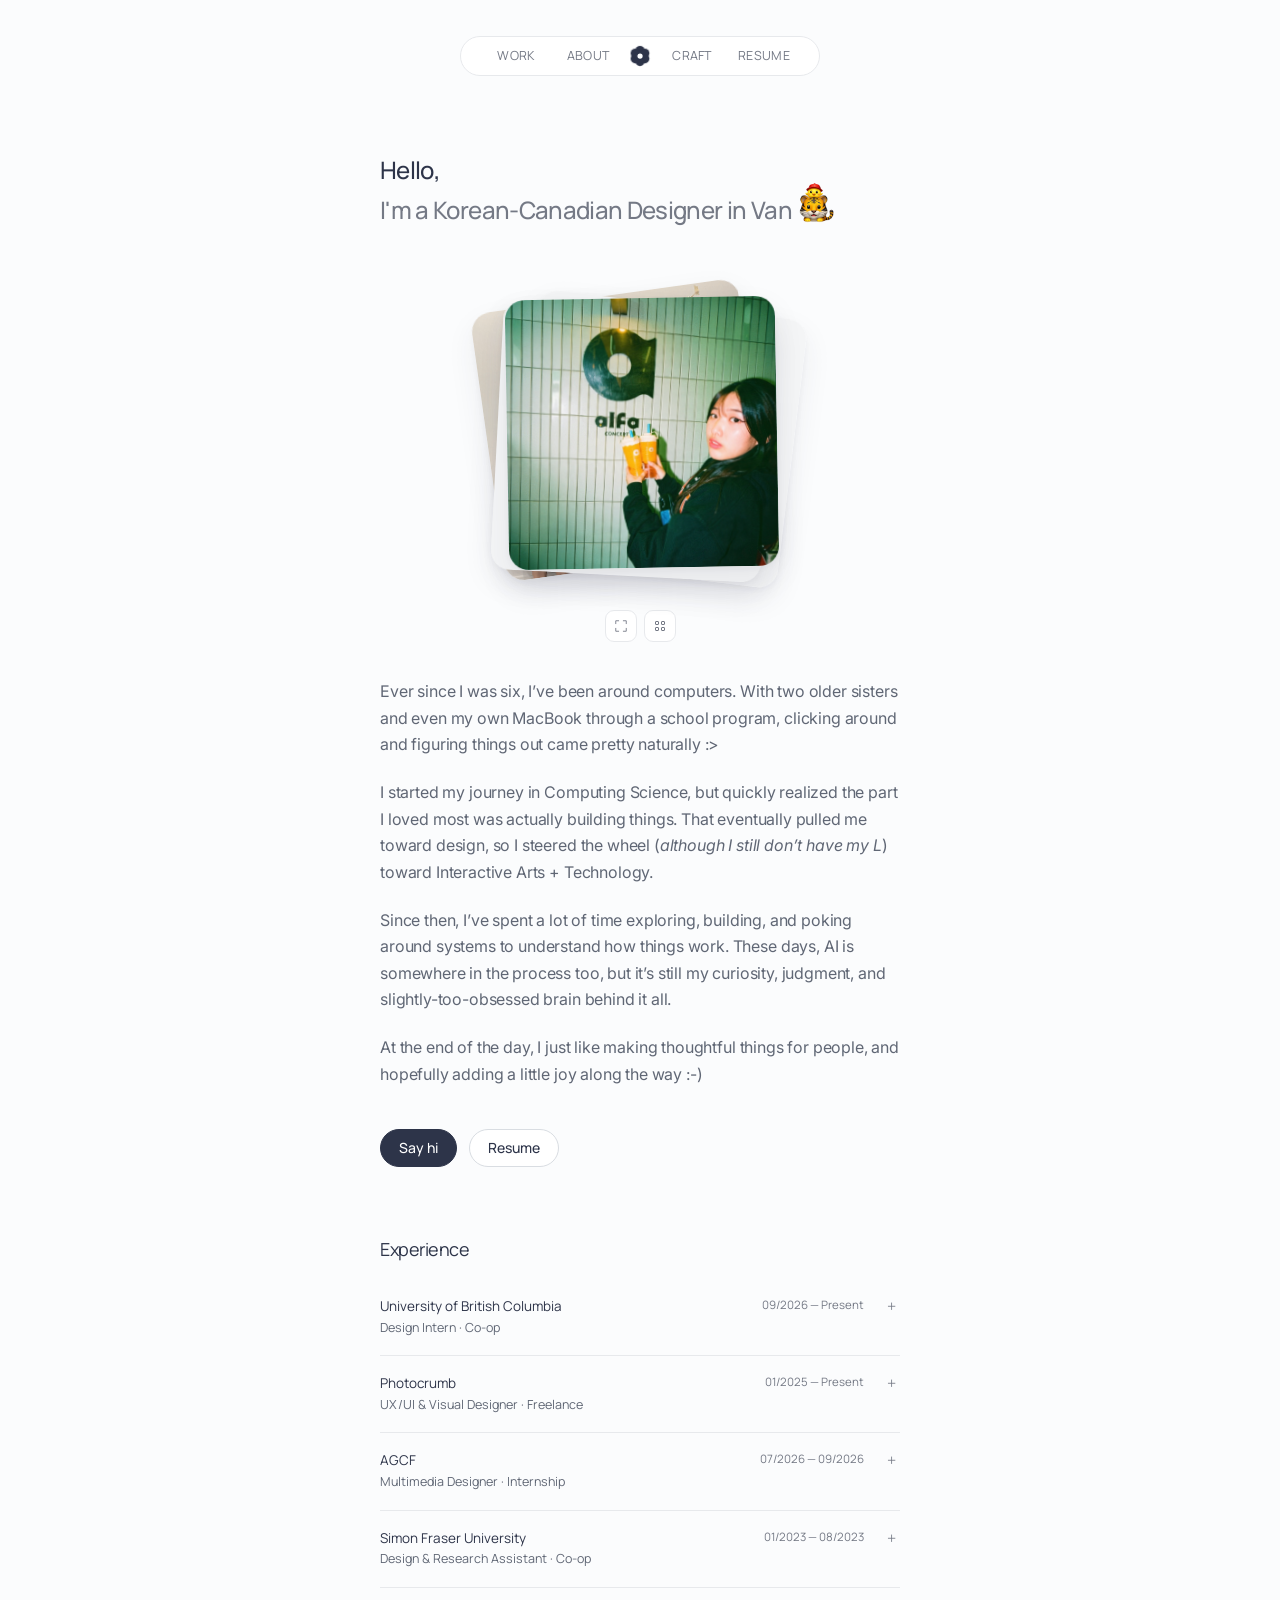
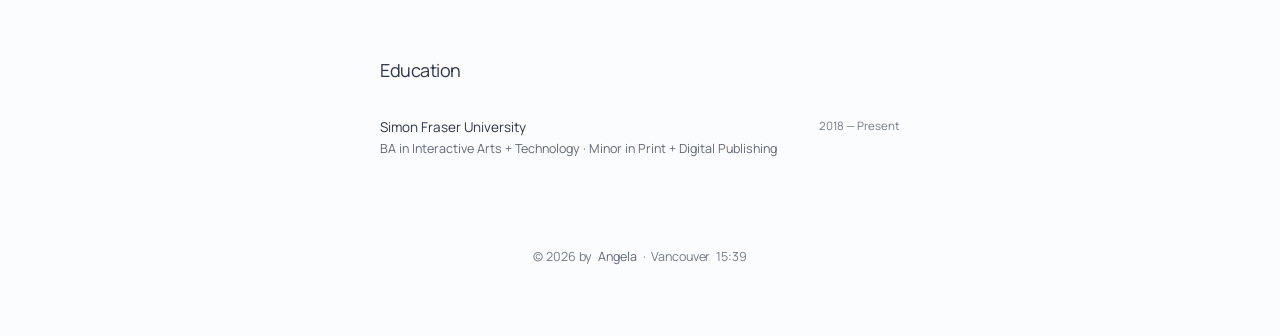
<file: about.html>
<!DOCTYPE html>
<html lang="en">

<head>
  <meta charset="UTF-8">
  <meta name="viewport" content="width=device-width, initial-scale=1.0">

  <title>Angela Lee</title>

  <link rel="icon" href="assets/logo.svg">

  <link rel="preconnect" href="https://fonts.googleapis.com">
  <link rel="preconnect" href="https://fonts.gstatic.com" crossorigin>

  <link
    href="https://fonts.googleapis.com/css2?family=Inter:wght@300..700&family=Manrope:wght@300..700&display=swap"
    rel="stylesheet"
  >

  <link rel="stylesheet" href="css/global.css">
  <link rel="stylesheet" href="css/about.css">
</head>

<body>

<nav class="site-nav" aria-label="Main navigation">

  <div class="nav-container">

    <a href="index.html#work">Work</a>

    <a href="about.html">About</a>

    <a
      class="nav-logo site-logo"
      href="index.html"
      aria-label="Angela home"
    >
      <svg
        class="flower-logo"
        viewBox="0 0 34 34"
        aria-hidden="true"
        focusable="false"
      >
        <circle class="petal p1" cx="17" cy="17" r="6" />
        <circle class="petal p2" cx="17" cy="17" r="6" />
        <circle class="petal p3" cx="17" cy="17" r="6" />
        <circle class="petal p4" cx="17" cy="17" r="6" />
        <circle class="petal p5" cx="17" cy="17" r="6" />
        <circle class="petal p6" cx="17" cy="17" r="6" />
        <circle class="logo-center" cx="17" cy="17" r="3.4" />
      </svg>
    </a>

    <a href="craft.html">Craft</a>
    <a href="https://drive.google.com/file/d/1_kQtVVlZg5KwPyXN_LUyG0hnvb33Usgo/view?usp=sharing" target="_blank" rel="noopener noreferrer">Resume</a>

  </div>

</nav>


<main class="about-page">

  <section class="about-intro">

    <div class="about-copy">

      <h1>
        
        <span>Hello,</span><br>

        I'm a Korean-Canadian Designer in Van

        <span class="chick-wrap" data-label="me"><span class="chick-hover">
          <img class="chick" src="assets/about/3d.PNG" alt="me and my supporter" loading="lazy" decoding="async">
          <span class="chick-tooltip">me & my supporter 🐯</span>
        </span></span>

      </h1>

      <div class="about-media">
        <div class="about-gallery" id="aboutGallery">

        <div class="about-gallery-grid">

          <!-- ROW 1 -->
          <button class="about-media-card" type="button" aria-label="Flip Angela card">

            <span class="about-card-inner">

              <span class="about-card-face about-card-front"><img src="assets/about/me.jpg" alt="Angela with her fav bbt" loading="lazy" decoding="async"></span>

              <span class="about-card-face about-card-back">

                <span class="about-card-back-meta">Me & my fav bubble tea</span>
                <span class="about-card-back-copy">This is actually an AI film filter (✧0✧)</span>

              </span>

              </span> 

              </span>

            </span>

          </button>
          <button class="about-media-card" type="button" aria-label="Flip Everyday card">
            
            <span class="about-card-inner">
            <span class="about-card-face about-card-front">
              <video data-src="assets/about/jands.mp4" autoplay muted loop playsinline preload="none"></video> 
            </span>
            <span class="about-card-face about-card-back">
              <span class="about-card-back-meta">
                My qt pies
              </span>
              <span class="about-card-back-copy">
                Cute but exhausting... mostly exhausting ᰔ
              </span>
            </span>
            </span>

          </button>
          <button class="about-media-card" type="button" aria-label="Flip Angela at MSI card">
            <span class="about-card-inner">
              
              <span class="about-card-face about-card-front">
                <video data-src="assets/about/msi.mp4" autoplay muted loop playsinline preload="none"></video>
              </span>

              <span class="about-card-face about-card-back">

                <span class="about-card-back-meta">MSI 2025: T1 vs. GenG</span>
                <span class="about-card-back-copy">Me at my happiest ദ്ദി ༎ຶ‿༎ຶ )</span>

              </span>

            </span>

          </button>

          <!-- ROW 2 -->
          <button class="about-media-card" type="button" aria-label="Flip Friends card">

            <span class="about-card-inner">

              <span class="about-card-face about-card-front"><img src="assets/about/friends.png" alt="Friends" loading="lazy" decoding="async"></span>
              
              <span class="about-card-face about-card-back">
                <span class="about-card-back-meta">Group pic</span>
                <span class="about-card-back-copy">A rare successful group photo 𐦂𖨆𐀪𖠋𐀪𐀪</span>
              </span>

            </span>

          </button>
          <button class="about-media-card" type="button" aria-label="Flip Korea card">

            <span class="about-card-inner">

              <span class="about-card-face about-card-front"><video data-src="assets/about/korea.mp4" autoplay muted loop playsinline preload="none"></video></span>

              <span class="about-card-face about-card-back">

                <span class="about-card-back-meta">
                  2024 Korea
                </span>

                <span class="about-card-back-copy">
                  Sweaty, backpain, but happy ◡̈
                </span>

              </span>

            </span>

          </button>
          <button class="about-media-card" type="button" aria-label="Flip Craft card">
            <span class="about-card-inner">

              <span class="about-card-face about-card-front"><video data-src="assets/about/craft.mp4" autoplay muted loop playsinline preload="none"></video></span>

              <span class="about-card-face about-card-back">

                <span class="about-card-back-meta">Craft</span>
                <span class="about-card-back-copy">I like making things with my hands too ⋆˚꩜｡</span>

              </span>

            </span>
          </button>

          <!-- ROW 3 -->
          <button class="about-media-card" type="button" aria-label="Flip Mom card">

            <span class="about-card-inner">

              <span class="about-card-face about-card-front"><img src="assets/about/photo26.png" alt="Me & my Mom" loading="lazy" decoding="async"></span>

              <span class="about-card-face about-card-back">

                <span class="about-card-back-meta">My everything</span>

                <span class="about-card-back-copy">
                  I swear one of us always closes our eyes in photos.
                </span>

              </span>

            </span>

          </button>
          <button class="about-media-card" type="button" aria-label="Flip Friend card">

            <span class="about-card-inner">

            <span class="about-card-face about-card-front"><video data-src="assets/about/friend.mp4" autoplay muted loop playsinline preload="none"></video></span>
            
            <span class="about-card-face about-card-back">

                <span class="about-card-back-meta">No context</span>
                <span class="about-card-back-copy">Just waiting for our friend 𐀪𐀪</span>

            </span>

            </span>

          </button>
          <button class="about-media-card" type="button" aria-label="Flip Vancouver card">

            <span class="about-card-inner">

            <span class="about-card-face about-card-front"><video data-src="assets/about/van.mp4" autoplay muted loop playsinline preload="none"></video></span>
            
            <span class="about-card-face about-card-back">
              <span class="about-card-back-meta">B.C.</span>
              <span class="about-card-back-copy">Pre-Raincouver season 𖤣𖥧𖡼.𖤣𖥧</span>
            </span>

            </span>

          </button>

        </div>

        </div>
        <div class="about-gallery-controls" aria-label="Media controls" >

          <button class="about-gallery-control" id="aboutFullscreenButton"
              type="button" aria-label="View media fullscreen" title="Fullscreen">

              <svg viewBox="0 0 24 24" aria-hidden="true" >
                <path d="M8 3H3v5" />
                <path d="M16 3h5v5" />
                <path d="M8 21H3v-5" />
                <path d="M16 21h5v-5" />
              </svg>

          </button>

          <button class="about-gallery-control" id="aboutGridButton" type="button" aria-expanded="false" aria-label="Expand media grid" title="View all">

              <span class="grid-icon" aria-hidden="true">
                <i></i>
                <i></i>
                <i></i>
                <i></i>
              </span>

          </button>
        </div>
      </div>

      <div class="about-story">

        <p> 
          Ever since I was six, I’ve been around computers. With two older sisters and even my own MacBook through a school program, clicking around and figuring things out came pretty naturally :>
        </p>

        <p>
          I started my journey in Computing Science, but quickly realized the part I loved most was actually building things. That eventually pulled me toward design, so I steered the wheel (<i>although I still don’t have my L</i>) toward Interactive Arts + Technology.
        </p>

        <p>
          Since then, I’ve spent a lot of time exploring, building, and poking around systems to understand how things work. These days, AI is somewhere in the process too, but it’s still my curiosity, judgment, and slightly-too-obsessed brain behind it all.
        </p>

        <p>
          At the end of the day, I just like making thoughtful things for people, and hopefully adding a little joy along the way :-)
        </p>

      </div>

      <div class="buttons">
        <a class="button-primary" href="mailto:angela001201@gmail.com">Say hi</a>
          <a href="https://drive.google.com/file/d/1_kQtVVlZg5KwPyXN_LUyG0hnvb33Usgo/view?usp=sharing" target="_blank" rel="noopener noreferrer">Resume</a>
      </div>

    </div>

  </section>

  <section class="about-background">

    <!-- EXPERIENCE -->
    <div class="background-group">

      <h2>Experience</h2>

      <div class="background-list">

        <!-- UBC -->
        <details class="background-item">
          <summary>
            <span class="background-name">
              University of British Columbia
              <span class="background-role">Design Intern · Co-op</span>
            </span>
            <span class="background-date">09/2026 — Present</span>
            <span class="background-toggle" aria-hidden="true">+</span>
          </summary>
          <div class="background-detail">
            <div class="background-detail-copy">
              <p>
                Creating and improving digital learning experiences, reusable communication systems, and content structures across UBC CPD.
              </p>
              <p class="background-tags">UX Design · Marketing Communication · HTML/CSS</p>
            </div>
          </div>
        </details>

        <!-- PHOTOCRUMB -->
        <details class="background-item">
          <summary>
            <span class="background-name">
              Photocrumb
              <span class="background-role">UX/UI & Visual Designer · Freelance</span>
            </span>
            <span class="background-date">01/2025 — Present</span>
            <span class="background-toggle" aria-hidden="true">+</span>
          </summary>
          <div class="background-detail">
            <div class="background-detail-copy">
              <p>
                Designing across the photo booth experience, from seasonal frames, stickers, and in-booth visual elements.
              </p>
              <p class="background-tags">UI Design · Visual Design · Illustration</p>
            </div>
          </div>
        </details>

        <!-- AGCF -->
        <details class="background-item">
          <summary>
            <span class="background-name">
              AGCF
              <span class="background-role">Multimedia Designer · Internship</span>
            </span>
            <span class="background-date">07/2026 — 09/2026</span>
            <span class="background-toggle" aria-hidden="true">+</span>
          </summary>
          <div class="background-detail">
            <div class="background-detail-copy">
              <p>
                Led the organization’s visual identity and website redesign, from branding and digital content to the implementation of its new Squarespace site.
              </p>
              <p class="background-tags">Web Design · Visual Design · Branding · Front-end</p>
            </div>
          </div>
        </details>

        <!-- SFU -->
        <details class="background-item">
          <summary>
            <span class="background-name">
              Simon Fraser University
              <span class="background-role">Design & Research Assistant · Co-op</span>
            </span>
            <span class="background-date">01/2023 — 08/2023</span>
            <span class="background-toggle" aria-hidden="true">+</span>
          </summary>
          <div class="background-detail">
            <div class="background-detail-copy">
              <p>
                Worked across UX research, information design, and visual communication to improve student-facing resources and internal materials across SFU Co-op.
              </p>
              <p class="background-tags">UX Research · Information Design · Visual Design</p>
            </div>
          </div>
        </details>

      </div>

    </div>

    <!-- EDUCATION -->
    <div class="background-group education">

      <h2>Education</h2>

      <div class="background-list">
        
        <div class="background-item">
          <div class="background-row">
            <span class="background-name">
              Simon Fraser University
              <span class="background-role">BA in Interactive Arts + Technology · Minor in Print + Digital Publishing</span>
            </span>
            <span class="background-date">2018 — Present</span>
          </div>
        </div>
        
      </div>

    </div>

  </section>

</main>


<footer class="site-footer">
  <div class="footer-inner">

    <p class="footer-credit">
      <span>© 2026 by</span>
      <a href="about.html" target="_blank" rel="noopener noreferrer">Angela</a>
      <span>·</span><span>Vancouver</span><span id="footerClock">--:--</span>
    </p>

  </div>
</footer>

<script src="js/about.js"></script>
<script src="js/global.js"></script>

</body>
</html>
</file>
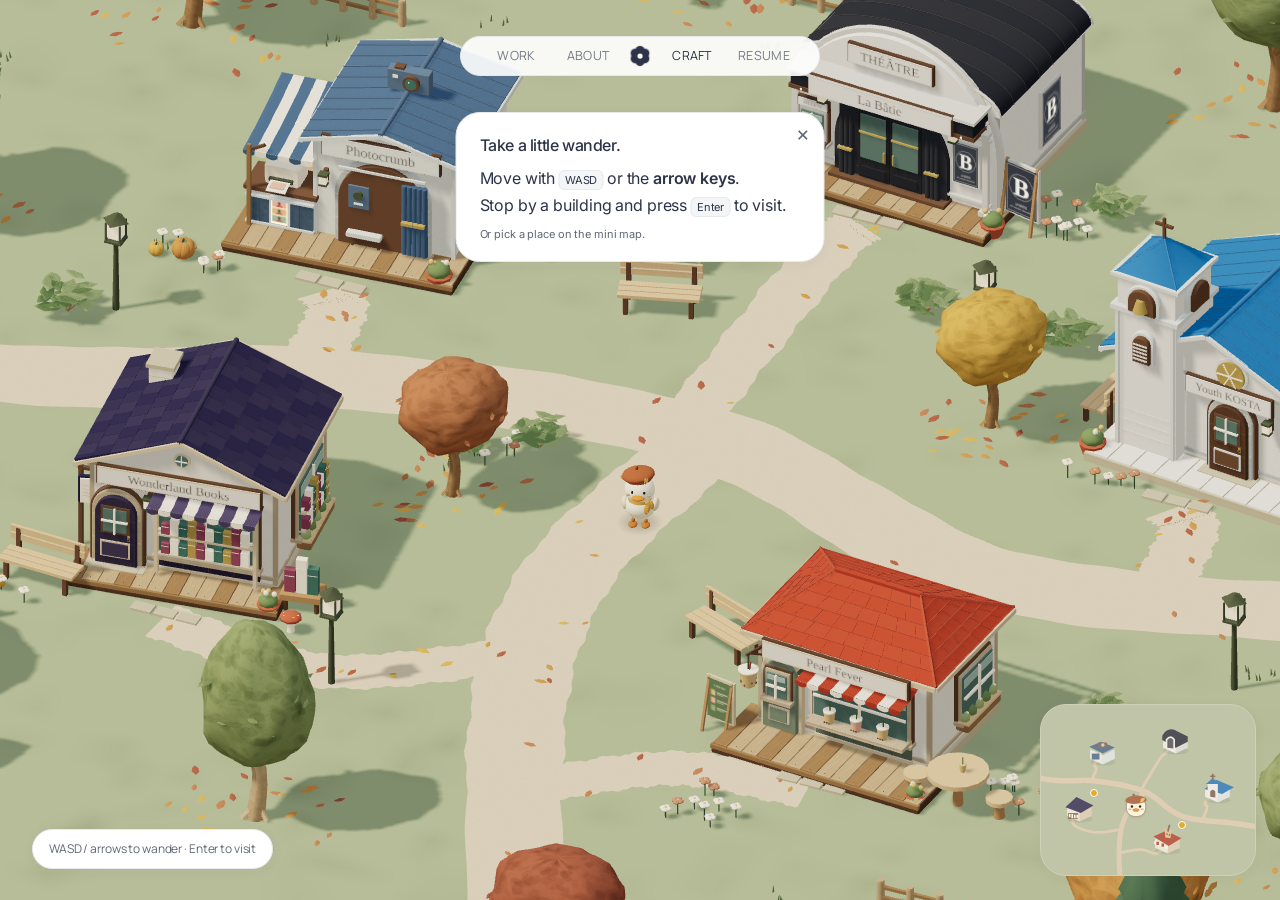
<file: craft.html>
<!DOCTYPE html>
<html lang="en">

<head>
  <meta charset="UTF-8">
  <meta name="viewport" content="width=device-width, initial-scale=1.0">

  <title>Angela Lee</title>
  <meta name="description" content="Explore Angela’s little neighbourhood of visual design experiments, from Photocrumb and La Bâtie to book design and BobaQuiz.">

  <link rel="icon" href="assets/logo.svg">

  <link rel="preconnect" href="https://fonts.googleapis.com">
  <link rel="preconnect" href="https://fonts.gstatic.com" crossorigin>
  <link href="https://fonts.googleapis.com/css2?family=Inter:wght@300..700&family=Manrope:wght@300..700&display=swap"
    rel="stylesheet">

  <link rel="stylesheet" href="css/global.css">
  <link rel="stylesheet" href="css/craft.css">

</head>

<body class="craft-body">

<nav class="site-nav" aria-label="Main navigation">
  <div class="nav-container">
    <a href="index.html#work">Work</a>
    <a href="about.html">About</a>

    <a class="nav-logo site-logo" href="index.html" aria-label="Angela home">
      <svg class="flower-logo" viewBox="0 0 34 34" aria-hidden="true" focusable="false">
        <circle class="petal p1" cx="17" cy="17" r="6" />
        <circle class="petal p2" cx="17" cy="17" r="6" />
        <circle class="petal p3" cx="17" cy="17" r="6" />
        <circle class="petal p4" cx="17" cy="17" r="6" />
        <circle class="petal p5" cx="17" cy="17" r="6" />
        <circle class="petal p6" cx="17" cy="17" r="6" />
        <circle class="logo-center" cx="17" cy="17" r="3.4" />
      </svg>
    </a>

    <a href="craft.html" aria-current="page">Craft</a>
    <a href="https://drive.google.com/file/d/1_kQtVVlZg5KwPyXN_LUyG0hnvb33Usgo/view?usp=sharing" target="_blank" rel="noopener noreferrer">Resume</a>
  </div>
</nav>

<main class="craft-page">
  <h1 class="sr-only">Craft — Angela’s little neighbourhood of design experiments</h1>
  <div class="craft-controls" hidden>
    <nav class="village-map" id="villageMap" aria-label="Village mini map — travel to a project">
      <svg class="map-landscape" aria-hidden="true"></svg>
      <div class="map-destinations"></div>
      <span class="map-player" role="img" aria-label="Your position in the village"></span>
    </nav>
  </div>

  <section class="craft-world" id="craftWorld" aria-label="Explore the craft neighbourhood" hidden>
    <p id="worldInstructions" class="sr-only">Use WASD or the arrow keys to wander. Approach a building and press Enter to visit. Select a mini-map building to travel to its entrance, then press Enter or tap Visit. Movement keys or Escape cancel a trip. Every project also has a Tab/Enter link.</p>
    <div class="world-stage" id="worldStage" role="group" aria-label="Neighbourhood walking area" aria-describedby="worldInstructions" tabindex="0">
      <canvas id="worldCanvas" aria-hidden="true"></canvas>
      <div id="worldDestinations"></div>
    </div>
    <aside class="world-welcome" id="worldWelcome" aria-label="Welcome to the neighbourhood">
      <button type="button" id="dismissWelcome" aria-label="Dismiss walking instructions">×</button>
      <p class="welcome-title">Take a little wander.</p>
      <p>Move with <kbd>WASD</kbd> or the <strong>arrow keys</strong>.<br>Stop by a building and press <kbd>Enter</kbd> to visit.</p>
      <p class="welcome-map">Or pick a place on the mini map.</p>
    </aside>
    <p class="world-hint">WASD / arrows to wander · Enter to visit</p>
    <div class="world-nearby" id="worldNearby" aria-live="polite" aria-atomic="true" hidden><a id="worldVisit" href="#craft-photocrumb">Visit <span></span> <kbd>↵</kbd></a></div>
    <p class="world-note" id="worldNote" role="status" aria-live="polite"></p>
  </section>

  <!-- These native disclosures are the content source and the no-JS experience.
       Add a project here, then give its ID a location in js/craft-scene.js → PLACES. -->
  <section class="craft-index" id="craftIndex" aria-labelledby="craftIndexTitle">
    <div class="index-heading"><h2 id="craftIndexTitle">The little collection</h2><p>Pick something that catches your eye.</p></div>
    <details class="project-entry" id="craft-photocrumb" data-project-id="photocrumb">
      <summary><span class="project-number">01</span><span class="project-name">Photocrumb</span><span class="project-kind">UI & visual design</span><span class="project-arrow" aria-hidden="true">↗</span></summary>
      <article class="dialog-project" data-craft-project="photocrumb">
        
        <div class="dialog-cover craft-media" data-craft-media>
          <div class="craft-media-stage">
            <img class="craft-media-poster" src="assets/craft/photo-ui.png" alt="A collection of seasonal Photocrumb photo frame designs" loading="lazy" decoding="async">
            <video data-craft-src="assets/craft/photocrumb-cover.mp4" aria-label="Photocrumb design preview" muted playsinline preload="none" hidden></video>
          </div>
          <a class="craft-media-fallback" href="assets/craft/photocrumb-cover.mp4" target="_blank" rel="noopener">Watch the Photocrumb video ↗</a>
        </div>

        <div class="dialog-content">

          <aside class="dialog-meta" aria-label="Project details">

            <div class="dialog-eyebrow dialog-eyebrow--photocrumb">
              <img class="dialog-logo dialog-logo--photocrumb" src="assets/craft/photocrumb-logo.svg" alt="Photocrumb Logo" loading="lazy" decoding="async">
              <span>2025-26</span>
            </div>

            <div class="meta-row"><span>Role</span><p>Visual Designer</p></div>
            <div class="meta-row"><span>Type</span><p>Freelance</p></div>
            <div class="meta-row"><span>Team</span><p>Solo Designer</p></div>

          </aside>

          <div class="dialog-summary">

            <hgroup>
              <h2 id="title-photocrumb">Photocrumb</h2>
              <p>Making new memories, season after season.</p>
            </hgroup>

            <p>
              Photocrumb is a self-serve photo booth studio focused on playful, customizable photo experiences. Since 2025, I’ve worked across UI and visual design, creating seasonal frames, stickers, and in-booth interface elements. I also designed a new mini frame format for a more portable keepsake, planned for release. Across each design, my goal is to keep the experience feeling fresh while still feeling like Photocrumb.
            </p>
            
            <p>
              One of my designs generated the most revenue among Photocrumb’s frame options that day, with 1,000+ uses.
            </p>

          </div>

        </div>

        <div class="gallery-section">
          
          <img src="assets/craft/photo-sticker.png" class="gallery-image" alt="" loading="lazy" decoding="async">

          <div class="gallery-grid" aria-label="Project images">

            <img src="assets/craft/photo-mockup.png" class="gallery-image" alt="" loading="lazy" decoding="async">
            <img src="assets/craft/photo-mockup1.png" class="gallery-image" alt="" loading="lazy" decoding="async">

            
            <img src="assets/craft/photo-ui.png" class="gallery-image" alt="" loading="lazy" decoding="async">
            <img src="assets/craft/photo-uis.png" class="gallery-image" alt="" loading="lazy" decoding="async">

            
          </div>
          
          <img src="assets/craft/photo-mockup2.png" class="gallery-image" alt="" loading="lazy" decoding="async">
          <img src="assets/craft/photo-mockup3.png" class="gallery-image" alt="" loading="lazy" decoding="async">

        </div>

      </article>
    </details>
    <details class="project-entry" id="craft-labatie" data-project-id="labatie">
      <summary><span class="project-number">02</span><span class="project-name">La Bâtie</span><span class="project-kind">Art direction & web</span><span class="project-arrow" aria-hidden="true">↗</span></summary>
      <article class="dialog-project" data-craft-project="labatie">
        
        <div class="dialog-cover craft-media" data-craft-media>
          <div class="craft-media-stage">
            <img class="craft-media-poster" src="assets/craft/labatie-mockup1.png" alt="La Bâtie festival identity applied to a cassette and its packaging" loading="lazy" decoding="async">
            <video data-craft-src="assets/craft/labatie-cover2.mp4" aria-label="La Bâtie design preview" muted playsinline preload="none" hidden></video>
          </div>
          <a class="craft-media-fallback" href="assets/craft/labatie-cover2.mp4" target="_blank" rel="noopener">Watch the La Bâtie video ↗</a>
        </div>

        <div class="dialog-content">

          <aside class="dialog-meta" aria-label="Project details">

            <div class="dialog-eyebrow">
              <img class="dialog-logo" src="assets/craft/labatie-logo.png" alt="La Batie Logo" loading="lazy" decoding="async">
              <span>2024</span>
            </div>

            <div class="meta-row"><span>Role</span><p>Lead Designer</p></div>
            <div class="meta-row"><span>Type</span><p>Academic project</p></div>
            <div class="meta-row"><span>Team</span><p>5 Designers</p></div>

          </aside>

          <div class="dialog-summary">

            <hgroup>
              <h2 id="title-labatie">La Bâtie</h2>
              <p>Bringing audiences closer to the artists behind the stage.</p>
            </hgroup>

            <p>
              La Bâtie is an 18-day multidisciplinary arts festival in Geneva. I took on a leading role in shaping the project’s visual direction, guiding imagery choices and helping define the rationale behind the overall art direction. I also developed the microsite content strategy around artist biography, creative process, and personal picks, giving audiences more ways to connect with the artists beyond a single performance.
            </p>
            
            <p>
              Our asset mockups were recognized as the strongest produced in the course across previous years.
            </p>

            <p class="case-note">  
              <a href="https://www.figma.com/proto/jGALDksCGzjl2ipekGYIl3/07---Designing-Interactions-for-a-Client?page-id=509%3A3024&node-id=509-4038&p=f&viewport=721%2C814%2C0.02&t=rDwnuD0Ekvh2QSj1-1&scaling=scale-down&content-scaling=fixed&starting-point-node-id=509%3A4038&show-proto-sidebar=1" target="_blank" rel="noopener noreferrer">Prototype</a>
              <a href="https://www.figma.com/proto/jGALDksCGzjl2ipekGYIl3/07---Designing-Interactions-for-a-Client?node-id=1003-627&viewport=769%2C643%2C0.02&t=IYWM93w3EVhUTmh1-1&scaling=contain&content-scaling=fixed&page-id=1%3A4" target="_blank" rel="noopener noreferrer">Presentation</a>
            </p>

          </div>

        </div>

        <div class="gallery-section">
          
          <img src="assets/craft/labatie-microsite.png" class="gallery-image" alt="Microsite Pages Overview" loading="lazy" decoding="async">

          <div class="gallery-grid" aria-label="Project images">

            <img src="assets/craft/labatie-mockup4.png" class="gallery-image" alt="La Batie Mock up 1" loading="lazy" decoding="async">
            <img src="assets/craft/labatie-mockup2.png" class="gallery-image" alt="La Batie Mock up 2" loading="lazy" decoding="async">

            <img src="assets/craft/labatie-mockup3.png" class="gallery-image" alt="La Batie Mock up 3" loading="lazy" decoding="async">
            <img src="assets/craft/labatie-mockup1.png" class="gallery-image" alt="La Batie Mock up 4" loading="lazy" decoding="async">
            
          </div>

          <img src="assets/craft/labatie-poster.png" class="gallery-image" alt="La Batie Posters" loading="lazy" decoding="async">

        </div>

      </article>
    </details>

    <details class="project-entry" id="craft-kosta" data-project-id="kosta">
      <summary><span class="project-number">03</span><span class="project-name">Youth KOSTA</span><span class="project-kind">Visual & spatial design</span><span class="project-arrow" aria-hidden="true">↗</span></summary>
      <article class="dialog-project" data-craft-project="kosta">
        

        <div class="craft-media" data-craft-media>
          <div class="craft-media-stage">
            <img class="craft-media-poster" src="assets/craft/kosta-cover2.png" alt="Kosta volunteer preview cover" loading="lazy" decoding="async">
            <video data-craft-src="assets/craft/kosta-cover2.mp4" aria-label="Kosta volunteer preview" muted playsinline preload="none" hidden></video>
          </div>
          <a class="craft-media-fallback" href="assets/craft/kosta-cover2.mp4" target="_blank" rel="noopener">Watch the Kosta preview ↗</a>
        </div>

        <div class="dialog-content">

          <aside class="dialog-meta" aria-label="Project details">

            <div class="dialog-eyebrow">
              <img class="dialog-logo" src="assets/craft/kosta-logo.svg" alt="Kosta Logo" loading="lazy" decoding="async">
              <span>2025</span>
            </div>

            <div class="meta-row"><span>Role</span><p>Visual Designer</p></div>
            <div class="meta-row"><span>Type</span><p>Volunteer</p></div>
            <div class="meta-row"><span>Team</span><p>4 Designers <br> 7 Volunteers</p></div>

          </aside>

          <div class="dialog-summary">

            <hgroup>
              <h2 id="title-kosta">Youth KOSTA</h2>
              <p>Bringing visual touchpoints to life on-site.</p>
            </hgroup>

            <p>
              KOSTA is a three-day Christian youth event bringing together attendees, speakers, and volunteers from across the globe and community. As a designer, I created nine wayfinding poster sets in both horizontal and vertical formats for speakers and key service areas. I also led the setup of the merch booth, photo booth, and a mirror installation used as a selfie zone. During the event, I took the lead on photo booth operations, handling media adjustments, photo printing, payments, and day-of coordination to keep everything running smoothly.
            </p>

          </div>

        </div>

        <div class="gallery-section">
          
          <img src="assets/craft/kosta-poster.png" class="gallery-image" alt="KOSTA Posters" loading="lazy" decoding="async">

          <div class="gallery-grid" aria-label="Project images">

            <img src="assets/craft/kosta-mirror.png" class="gallery-image" alt="Youth KOSTA mirror installation" loading="lazy" decoding="async">
            <img src="assets/craft/kosta-mirror2.png" class="gallery-image" alt="Youth KOSTA mirror installation setup" loading="lazy" decoding="async">

            <!-- <img src="assets/craft/kosta-team.png" class="gallery-image" alt="Youth KOSTA event team" loading="lazy" decoding="async"> -->
            
          </div>

        </div>

      </article>
    </details>
    
    <details class="project-entry" id="craft-alice" data-project-id="alice" data-project-status="Under construction">
      <summary><span class="project-number">04</span><span class="project-name">Alice’s Adventures in Wonderland</span><span class="project-kind">Book design</span><span class="project-status">Under construction</span></summary>
      <article class="dialog-project dialog-project--construction" data-craft-project="alice">
        <span class="project-status">Under construction</span>
        <h2 id="title-alice">Alice’s Adventures in Wonderland</h2>
        <p>I’m putting this project together. Check back soon for the full story.</p>
      </article>
    </details>

    <details class="project-entry" id="craft-fever" data-project-id="fever" data-project-status="Under construction">
      <summary><span class="project-number">05</span><span class="project-name">Pearl Fever BobaQuiz</span><span class="project-kind">Interaction design</span><span class="project-status">Under construction</span></summary>
      <article class="dialog-project dialog-project--construction" data-craft-project="fever">
        <span class="project-status">Under construction</span>
        <h2 id="title-fever">Pearl Fever BobaQuiz</h2>
        <p>I’m putting this project together. Check back soon for the full story.</p>
      </article>
    </details>

  </section>

  <dialog class="dialog" id="craftDialog" aria-label="Craft project">
    <div class="dialog-panel">
      <form method="dialog"><button class="dialog-close" type="submit" aria-label="Close project"><span aria-hidden="true">×</span></button></form>
      <div id="craftDialogContent"></div>
    </div>
  </dialog>
</main>

<footer class="site-footer">
  <div class="footer-inner">
    <p class="footer-credit">
      <span>© 2026 by</span>
      <a href="about.html" target="_blank" rel="noopener noreferrer">Angela</a>
      <span>·</span>
      <span>Vancouver</span>
      <span id="footerClock">--:--</span>
    </p>
  </div>
</footer>

<script src="js/craft.js"></script>
<script src="js/vendor/three-r160.min.js"></script>
<script src="js/craft-scene.js"></script>
<script src="js/craft-map.js"></script>
<script src="js/craft-world.js"></script>
<script src="js/global.js"></script>

</body>
</html>
</file>
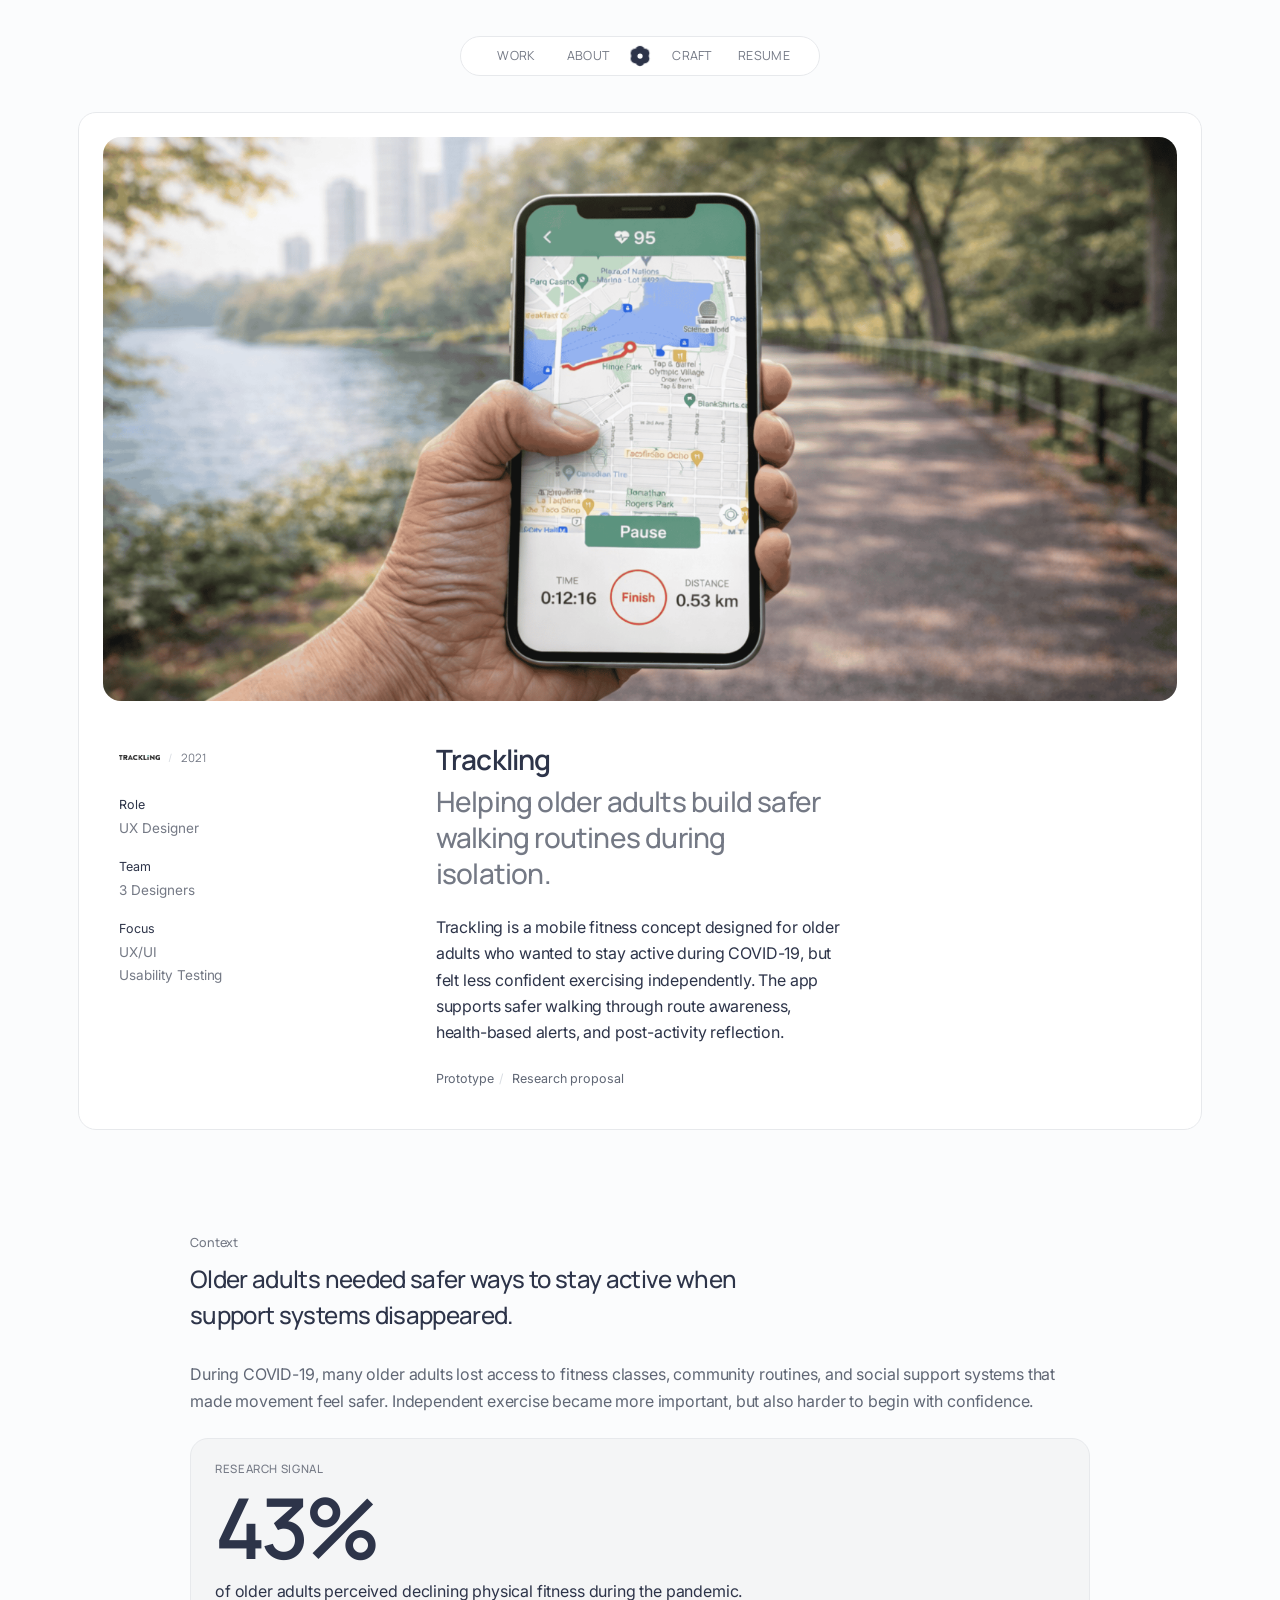
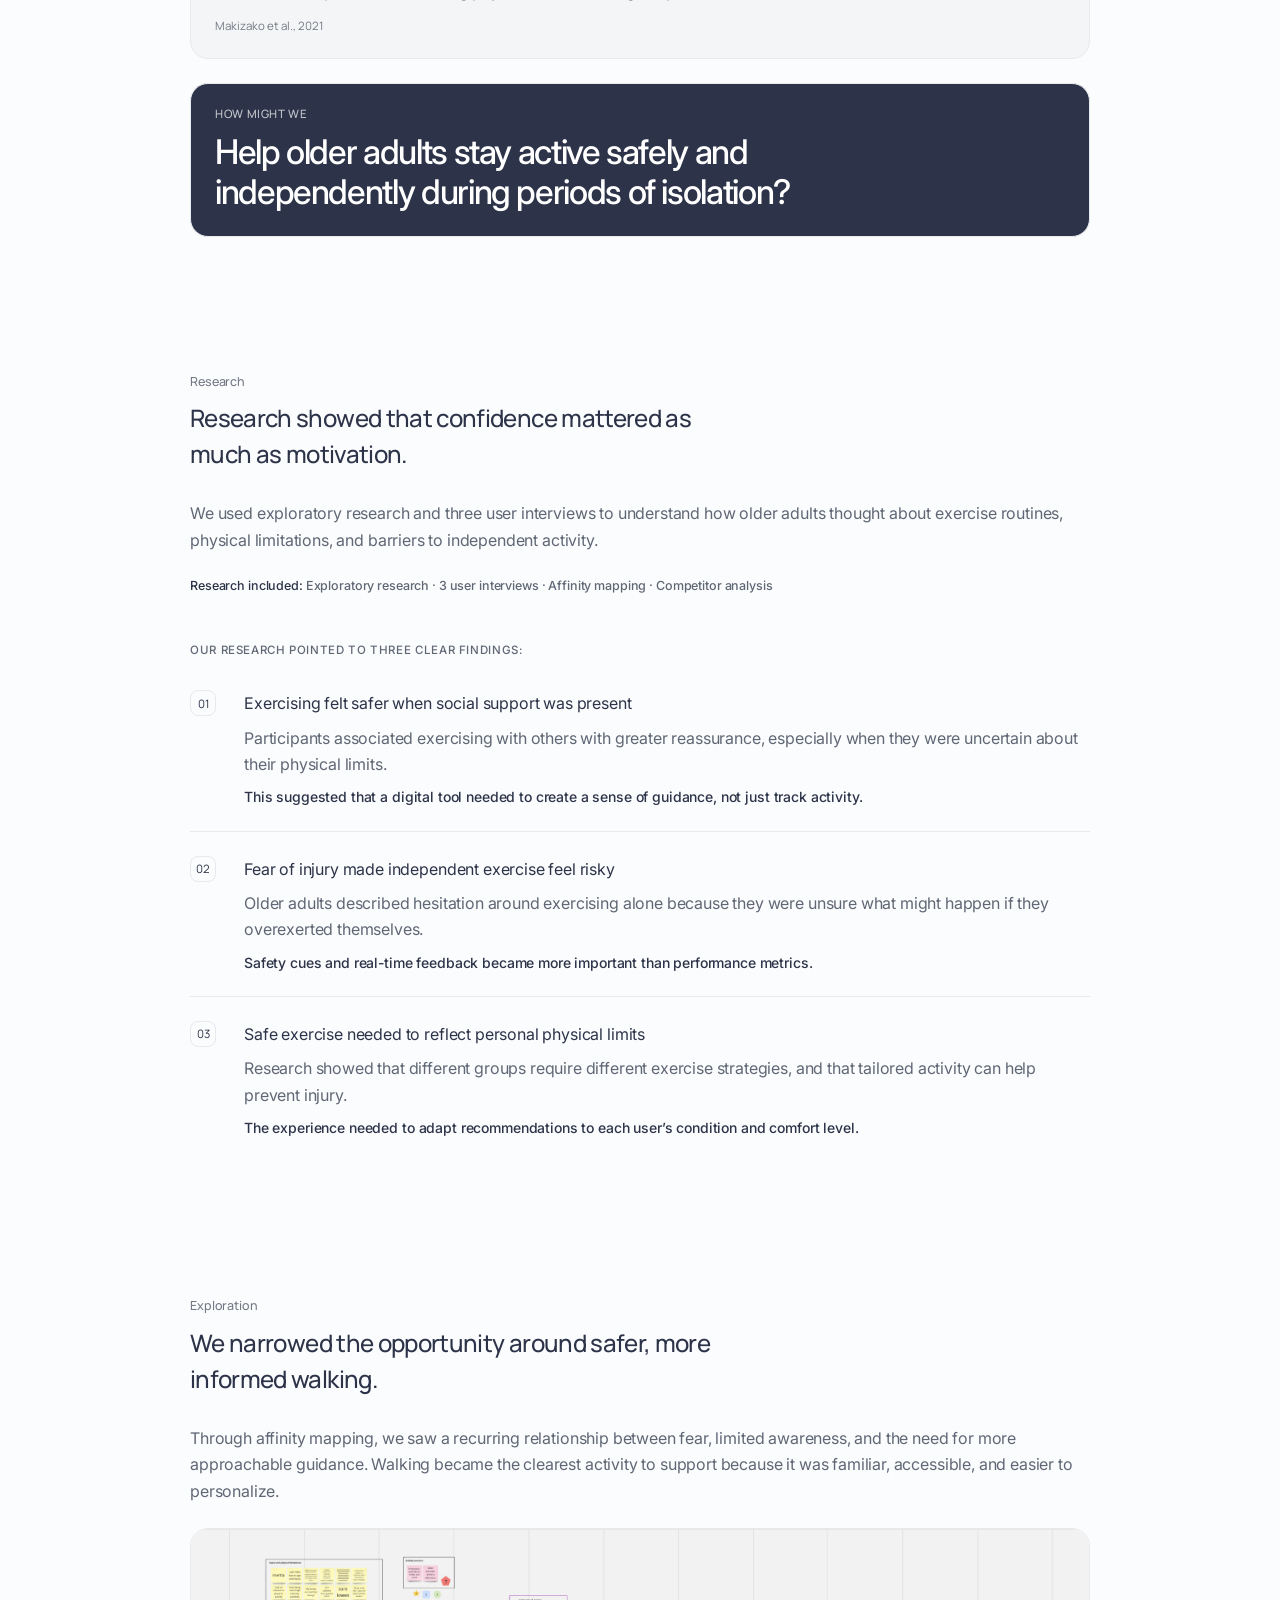
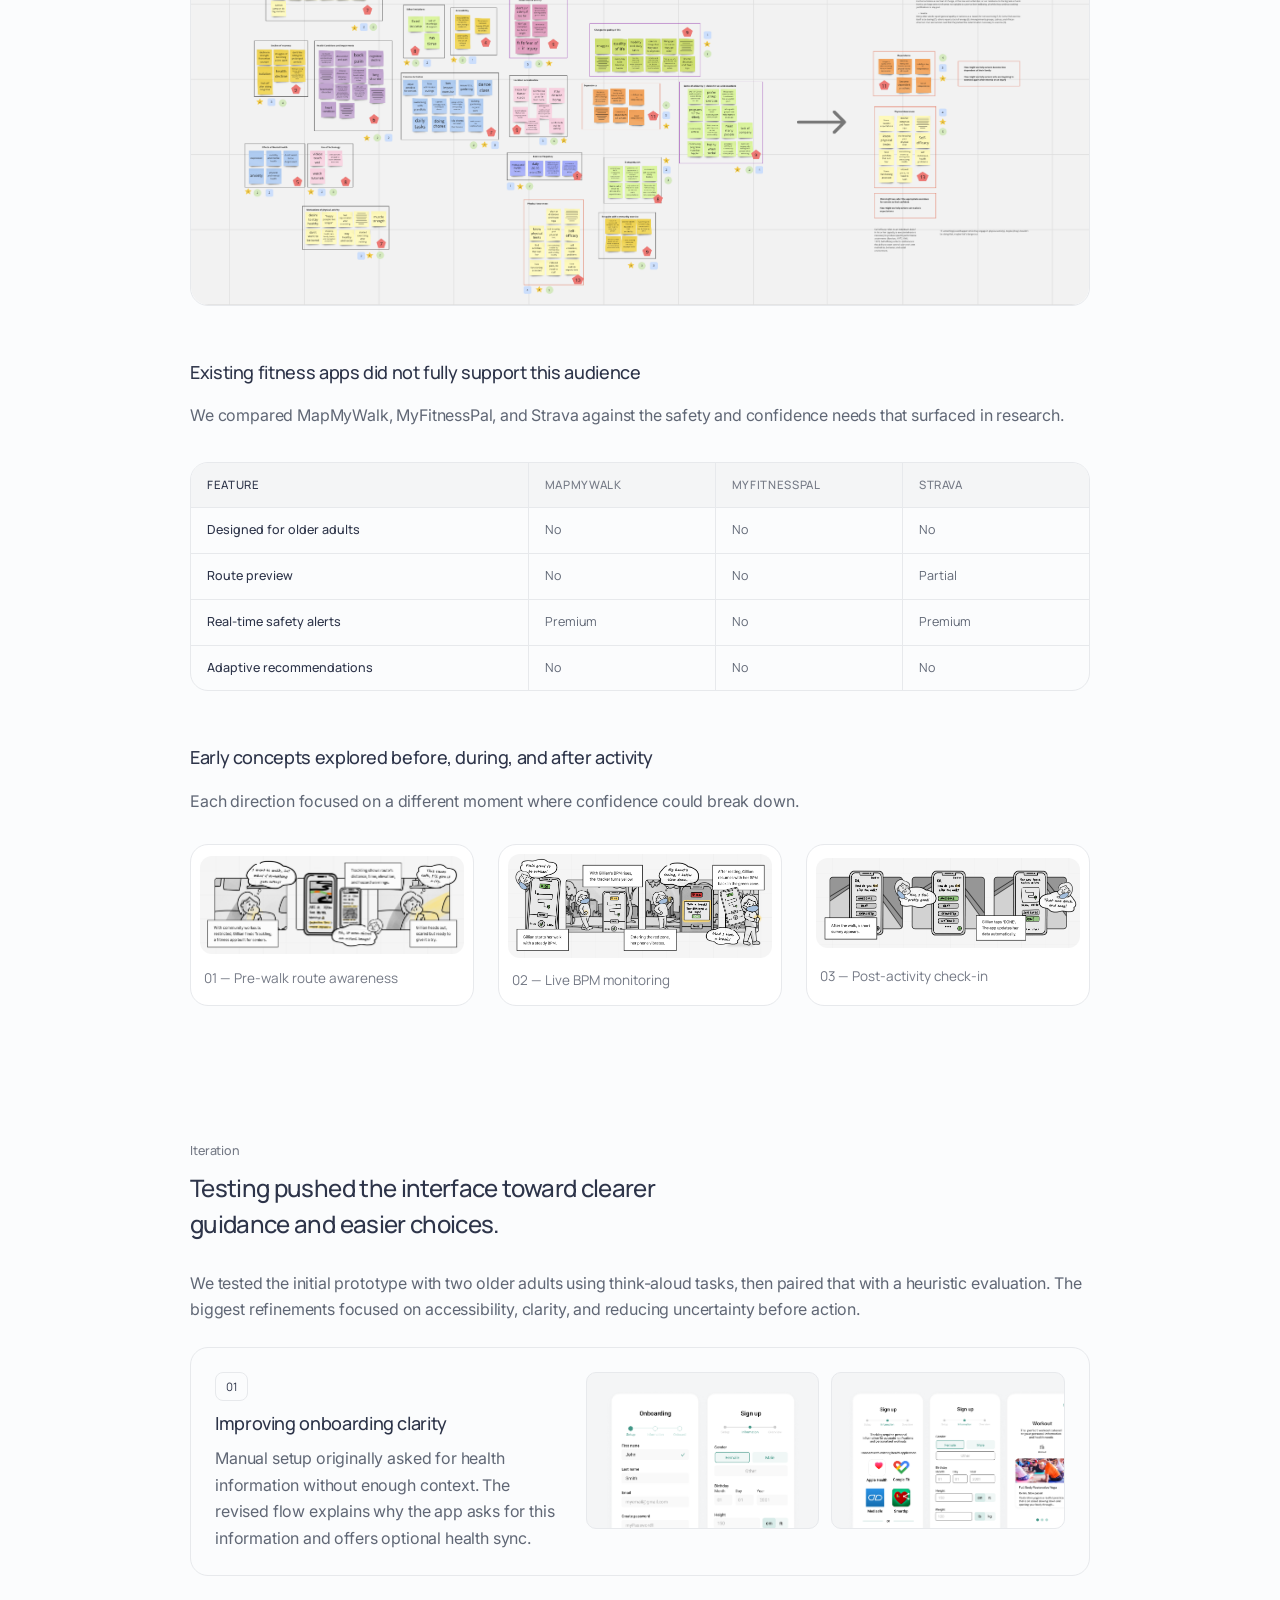
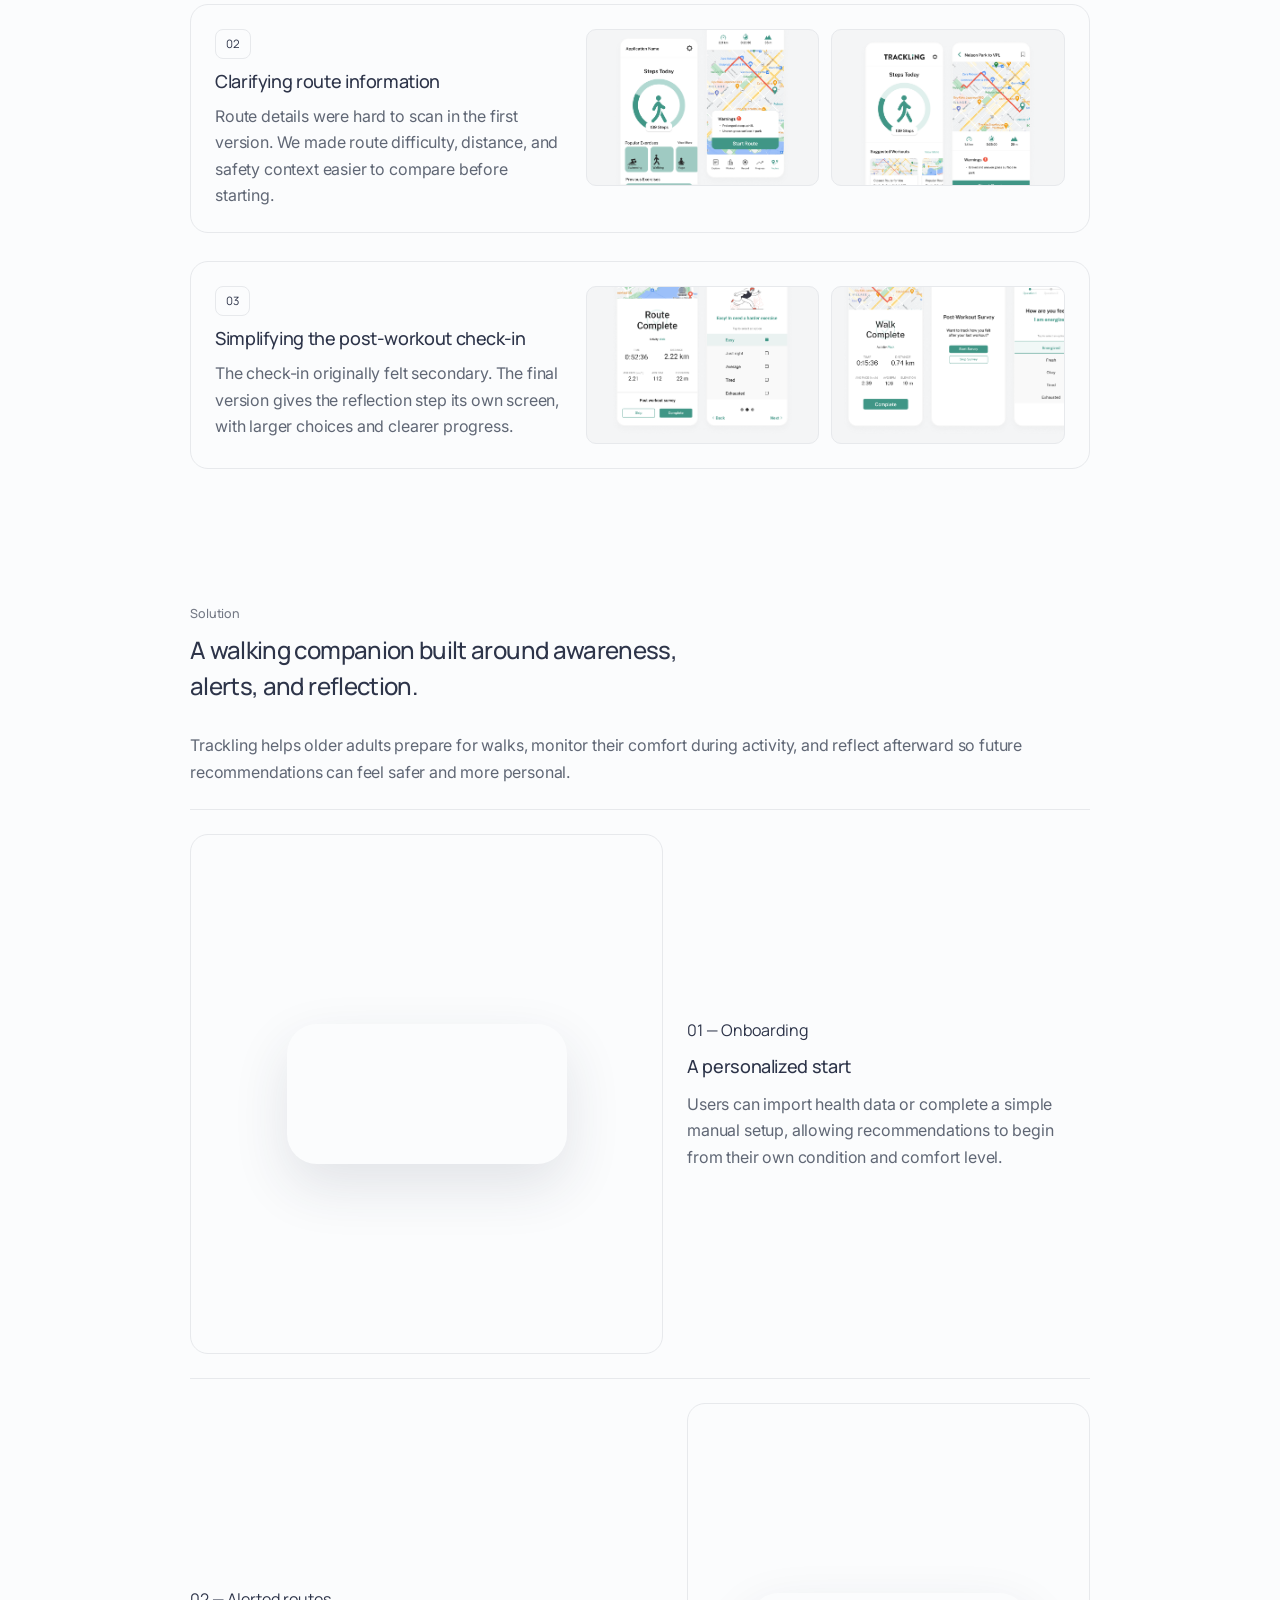
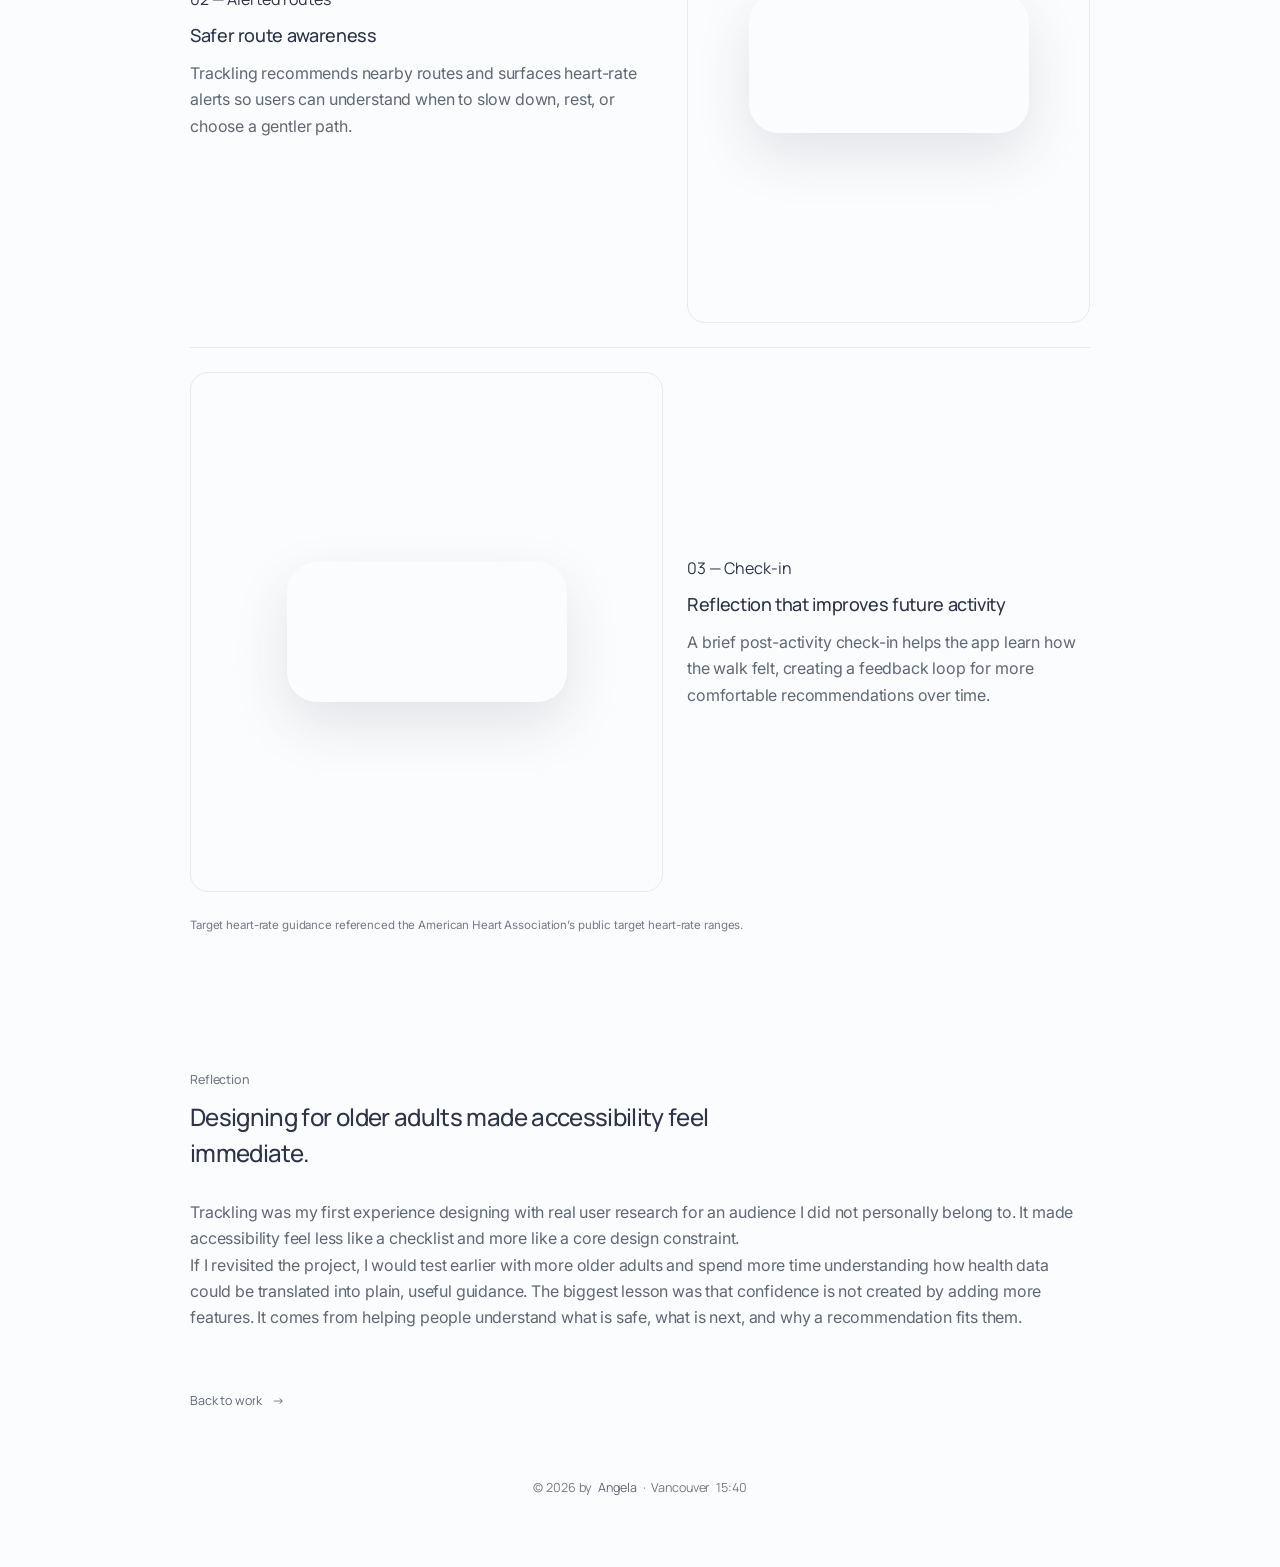
<file: trackling.html>
<!DOCTYPE html>
<html lang="en">

<head>
  <meta charset="UTF-8">
  <meta name="viewport" content="width=device-width, initial-scale=1.0">

  <title>Angela Lee</title>

  <link rel="icon" href="assets/logo.svg">

  <link rel="preconnect" href="https://fonts.googleapis.com">
  <link rel="preconnect" href="https://fonts.gstatic.com" crossorigin>
  <link href="https://fonts.googleapis.com/css2?family=Inter:wght@300..700&family=Manrope:wght@300..700&display=swap"
    rel="stylesheet">

  <link rel="stylesheet" href="css/global.css">
  <link rel="stylesheet" href="css/project.css">
  <link rel="stylesheet" href="css/trackling.css">

</head>

<body>

<nav class="site-nav" aria-label="Main navigation">
  <div class="nav-container">
    <a href="index.html#work">Work</a>
    <a href="about.html">About</a>

    <a class="nav-logo site-logo" href="index.html" aria-label="Angela home">
      <svg class="flower-logo" viewBox="0 0 34 34" aria-hidden="true" focusable="false">
        <circle class="petal p1" cx="17" cy="17" r="6" />
        <circle class="petal p2" cx="17" cy="17" r="6" />
        <circle class="petal p3" cx="17" cy="17" r="6" />
        <circle class="petal p4" cx="17" cy="17" r="6" />
        <circle class="petal p5" cx="17" cy="17" r="6" />
        <circle class="petal p6" cx="17" cy="17" r="6" />
        <circle class="logo-center" cx="17" cy="17" r="3.4" />
      </svg>
    </a>

    <a href="craft.html">Craft</a>
    <a href="https://drive.google.com/file/d/1_kQtVVlZg5KwPyXN_LUyG0hnvb33Usgo/view?usp=sharing" target="_blank" rel="noopener noreferrer">Resume</a>
  </div>
</nav>

<nav class="case-side-nav" aria-label="Case study sections">
  <div class="case-side-heading">
    <a class="case-back-link" href="index.html#work" aria-label="Back to work">
      <span aria-hidden="true">←</span>
      <span>Back</span>
    </a>
    <span class="case-crumb-separator" aria-hidden="true">/</span>
    <details class="project-switcher">
      <summary>Trackling</summary>
      <div class="project-switcher-menu">
        <a href="kia.html">
          <span>Kia</span>
          <small>Concept · 2024</small>
        </a>
        <a href="sfu.html">
          <span>SFU</span>
          <small>Co-op · 2023</small>
        </a>
        <a href="trackling.html" aria-current="page">
          <span>Trackling</span>
          <small>Concept · 2021</small>
        </a>
      </div>
    </details>
  </div>

  <div class="case-side-rule" aria-hidden="true"></div>

  <p>On this page</p>

  <div class="case-side-links">
    <a href="#context" data-section-link="context">Context</a>
    <a href="#research" data-section-link="research">Research</a>
    <a href="#exploration" data-section-link="exploration">Exploration</a>
    <a href="#iteration" data-section-link="iteration">Iteration</a>
    <a href="#solution" data-section-link="solution">Solution</a>
    <a href="#reflection" data-section-link="reflection">Reflection</a>
  </div>
</nav>

<main id="top">

  <section class="case-hero trackling-hero" data-section="top">
    <img src="assets/img/trackling/project-cover.png" alt="Trackling mobile app screens" class="trackling-cover">

    <div class="content">
      <aside class="case-meta" aria-label="Project details">
        <div class="case-eyebrow">
          <img src="assets/img/trackling/project-logo.png" alt="Trackling" class="project-logo">
          <span>2021</span>
        </div>

        <div class="meta">
          <div class="meta-row">
            <span>Role</span>
            <p>UX Designer</p>
          </div>
          <div class="meta-row">
            <span>Team</span>
            <p>3 Designers</p>
          </div>
          <div class="meta-row">
            <span>Focus</span>
            <p>UX/UI</p>
            <p>Usability Testing</p>
          </div>
        </div>
      </aside>

      <div class="summary">
        <hgroup>
          <h1>Trackling</h1>
          <h2>Helping older adults build safer walking routines during isolation.</h2>
        </hgroup>

        <p>
          Trackling is a mobile fitness concept designed for older adults who wanted to stay active during COVID-19, but felt less confident exercising independently. The app supports safer walking through route awareness, health-based alerts, and post-activity reflection.
        </p>

        <p class="case-note">
          <a href="https://www.figma.com/proto/6gCDSPGg67pdQEgwXygwNv/334?node-id=61-18027&p=f&viewport=697%2C583%2C0.03&t=FNgdOV8jF3vO0LKD-1&scaling=scale-down&content-scaling=fixed&page-id=1%3A119" target="_blank" rel="noopener noreferrer">Prototype</a>
          <a href="https://drive.google.com/file/d/1UQjy2t-NZjIzwVzhAoqg-wi4cJR2-q5O/view?usp=sharing" target="_blank" rel="noopener noreferrer">Research proposal</a>
        </p>
      </div>
    </div>

  </section>

  <section class="case-section" id="context" data-section="context">
    <hgroup>
      <h3>Context</h3>
      <h2>Older adults needed safer ways to stay active when support systems disappeared.</h2>
    </hgroup>

    <p>
      During COVID-19, many older adults lost access to fitness classes, community routines, and social support systems that made movement feel safer. Independent exercise became more important, but also harder to begin with confidence.
    </p>

    <div class="trackling-stat">
      <span>Research signal</span>
      <strong>43%</strong>
      <p>of older adults perceived declining physical fitness during the pandemic.</p>
      <small>Makizako et al., 2021</small>
    </div>

    <div class="trackling-question">
      <span>How might we</span>
      <p>Help older adults stay active safely and independently during periods of isolation?</p>
    </div>
  </section>

  <section class="case-section" id="research" data-section="research">
    <hgroup>
      <h3>Research</h3>
      <h2>Research showed that confidence mattered as much as motivation.</h2>
    </hgroup>

    <p>
      We used exploratory research and three user interviews to understand how older adults thought about exercise routines, physical limitations, and barriers to independent activity.
    </p>

    <p class="method-line"><strong>Research included:</strong> Exploratory research · 3 user interviews · Affinity mapping · Competitor analysis</p>

    <div class="finding-list">
      <p class="lead-label">Our research pointed to three clear findings:</p>

      <article class="finding-card">
        <p class="black">Exercising felt safer when social support was present</p>
        <p>Participants associated exercising with others with greater reassurance, especially when they were uncertain about their physical limits.</p>
        <p class="finding-implication">This suggested that a digital tool needed to create a sense of guidance, not just track activity.</p>
      </article>

      <article class="finding-card">
        <p class="black">Fear of injury made independent exercise feel risky</p>
        <p>Older adults described hesitation around exercising alone because they were unsure what might happen if they overexerted themselves.</p>
        <p class="finding-implication">Safety cues and real-time feedback became more important than performance metrics.</p>
      </article>

      <article class="finding-card">
        <p class="black">Safe exercise needed to reflect personal physical limits</p>
        <p>Research showed that different groups require different exercise strategies, and that tailored activity can help prevent injury.</p>
        <p class="finding-implication">The experience needed to adapt recommendations to each user’s condition and comfort level.</p>
      </article>
    </div>
  </section>

  <section class="case-section" id="exploration" data-section="exploration">
    <hgroup>
      <h3>Exploration</h3>
      <h2>We narrowed the opportunity around safer, more informed walking.</h2>
    </hgroup>

    <p>
      Through affinity mapping, we saw a recurring relationship between fear, limited awareness, and the need for more approachable guidance. Walking became the clearest activity to support because it was familiar, accessible, and easier to personalize.
    </p>

    <div class="media-wrap trackling-image-wrap">
      <img src="assets/img/trackling/miro.png" alt="Trackling research synthesis board" loading="lazy" decoding="async">
    </div>

    <div class="process-block">
      <h3>Existing fitness apps did not fully support this audience</h3>
      <p>We compared MapMyWalk, MyFitnessPal, and Strava against the safety and confidence needs that surfaced in research.</p>
      <div class="trackling-table" role="table" aria-label="Competitor analysis">
        <div role="row">
          <span role="columnheader">Feature</span>
          <span role="columnheader">MapMyWalk</span>
          <span role="columnheader">MyFitnessPal</span>
          <span role="columnheader">Strava</span>
        </div>
        <div role="row">
          <span role="cell">Designed for older adults</span>
          <span role="cell">No</span>
          <span role="cell">No</span>
          <span role="cell">No</span>
        </div>
        <div role="row">
          <span role="cell">Route preview</span>
          <span role="cell">No</span>
          <span role="cell">No</span>
          <span role="cell">Partial</span>
        </div>
        <div role="row">
          <span role="cell">Real-time safety alerts</span>
          <span role="cell">Premium</span>
          <span role="cell">No</span>
          <span role="cell">Premium</span>
        </div>
        <div role="row">
          <span role="cell">Adaptive recommendations</span>
          <span role="cell">No</span>
          <span role="cell">No</span>
          <span role="cell">No</span>
        </div>
      </div>
    </div>

    <div class="process-block">
      <h3>Early concepts explored before, during, and after activity</h3>
      <p>Each direction focused on a different moment where confidence could break down.</p>
      <div class="media-grid three-col">
        <figure>
          <img src="assets/img/trackling/sketch1.png" alt="Pre-walk route awareness storyboard" loading="lazy" decoding="async">
          <figcaption>01 — Pre-walk route awareness</figcaption>
        </figure>
        <figure>
          <img src="assets/img/trackling/sketch2.png" alt="Live BPM monitoring storyboard" loading="lazy" decoding="async">
          <figcaption>02 — Live BPM monitoring</figcaption>
        </figure>
        <figure>
          <img src="assets/img/trackling/sketch3.png" alt="Post-activity check-in storyboard" loading="lazy" decoding="async">
          <figcaption>03 — Post-activity check-in</figcaption>
        </figure>
      </div>
    </div>
  </section>

  <section class="case-section" id="iteration" data-section="iteration">
    <hgroup>
      <h3>Iteration</h3>
      <h2>Testing pushed the interface toward clearer guidance and easier choices.</h2>
    </hgroup>

    <p>
      We tested the initial prototype with two older adults using think-aloud tasks, then paired that with a heuristic evaluation. The biggest refinements focused on accessibility, clarity, and reducing uncertainty before action.
    </p>

    <div class="trackling-iteration">
      <article>
        <div>
          <span>01</span>
          <h3>Improving onboarding clarity</h3>
          <p>Manual setup originally asked for health information without enough context. The revised flow explains why the app asks for this information and offers optional health sync.</p>
        </div>
        <div class="iteration-pair">
          <img src="assets/img/trackling/onboard-test.png" alt="Trackling onboarding before testing" loading="lazy" decoding="async">
          <img src="assets/img/trackling/onboard-after.png" alt="Trackling onboarding after refinement" loading="lazy" decoding="async">
        </div>
      </article>

      <article>
        <div>
          <span>02</span>
          <h3>Clarifying route information</h3>
          <p>Route details were hard to scan in the first version. We made route difficulty, distance, and safety context easier to compare before starting.</p>
        </div>
        <div class="iteration-pair">
          <img src="assets/img/trackling/route-before.png" alt="Trackling route screen before testing" loading="lazy" decoding="async">
          <img src="assets/img/trackling/route-after.png" alt="Trackling route screen after refinement" loading="lazy" decoding="async">
        </div>
      </article>

      <article>
        <div>
          <span>03</span>
          <h3>Simplifying the post-workout check-in</h3>
          <p>The check-in originally felt secondary. The final version gives the reflection step its own screen, with larger choices and clearer progress.</p>
        </div>
        <div class="iteration-pair">
          <img src="assets/img/trackling/survey-before.png" alt="Trackling post-workout survey before testing" loading="lazy" decoding="async">
          <img src="assets/img/trackling/survey-after.png" alt="Trackling post-workout survey after refinement" loading="lazy" decoding="async">
        </div>
      </article>
    </div>
  </section>

  <section class="case-section" id="solution" data-section="solution">
    <hgroup>
      <h3>Solution</h3>
      <h2>A walking companion built around awareness, alerts, and reflection.</h2>
    </hgroup>

    <p>
      Trackling helps older adults prepare for walks, monitor their comfort during activity, and reflect afterward so future recommendations can feel safer and more personal.
    </p>

    <div class="trackling-feature">
      <div class="media-wrap trackling-phone">
        <video data-src="assets/img/trackling/final1.mp4" autoplay muted loop playsinline preload="none"></video>
        <div class="video-controls">
          <button type="button" class="video-toggle" aria-label="Pause video">Pause</button>
          <button type="button" class="video-replay" aria-label="Replay video">Replay</button>
        </div>
      </div>
      <div>
        <span class="solution-label">01 — Onboarding</span>
        <h3>A personalized start</h3>
        <p>Users can import health data or complete a simple manual setup, allowing recommendations to begin from their own condition and comfort level.</p>
      </div>
    </div>

    <div class="trackling-feature">
      <div>
        <span class="solution-label">02 — Alerted routes</span>
        <h3>Safer route awareness</h3>
        <p>Trackling recommends nearby routes and surfaces heart-rate alerts so users can understand when to slow down, rest, or choose a gentler path.</p>
      </div>
      <div class="media-wrap trackling-phone">
        <video data-src="assets/img/trackling/final3.mp4" autoplay muted loop playsinline preload="none"></video>
        <div class="video-controls">
          <button type="button" class="video-toggle" aria-label="Pause video">Pause</button>
          <button type="button" class="video-replay" aria-label="Replay video">Replay</button>
        </div>
      </div>
    </div>

    <div class="trackling-feature">
      <div class="media-wrap trackling-phone">
        <video data-src="assets/img/trackling/final4.mp4" autoplay muted loop playsinline preload="none"></video>
        <div class="video-controls">
          <button type="button" class="video-toggle" aria-label="Pause video">Pause</button>
          <button type="button" class="video-replay" aria-label="Replay video">Replay</button>
        </div>
      </div>
      <div>
        <span class="solution-label">03 — Check-in</span>
        <h3>Reflection that improves future activity</h3>
        <p>A brief post-activity check-in helps the app learn how the walk felt, creating a feedback loop for more comfortable recommendations over time.</p>
      </div>
    </div>

    <p class="case-note">Target heart-rate guidance referenced the American Heart Association’s public target heart-rate ranges.</p>
  </section>

  <section class="case-section" id="reflection" data-section="reflection">
    <hgroup>
      <h3>Reflection</h3>
      <h2>Designing for older adults made accessibility feel immediate.</h2>
    </hgroup>

    <div class="reflection-copy">
      <p>
        Trackling was my first experience designing with real user research for an audience I did not personally belong to. It made accessibility feel less like a checklist and more like a core design constraint.
      </p>
      <p>
        If I revisited the project, I would test earlier with more older adults and spend more time understanding how health data could be translated into plain, useful guidance. The biggest lesson was that confidence is not created by adding more features. It comes from helping people understand what is safe, what is next, and why a recommendation fits them.
      </p>
    </div>

    <a class="case-end-link" href="index.html#work" aria-label="Back to all projects">
      <span>Back to work</span>
      <span aria-hidden="true">→</span>
    </a>
  </section>

</main>

<footer class="site-footer">
  <div class="footer-inner">
    <p class="footer-credit">
      <span>© 2026 by</span>
      <a href="about.html" target="_blank" rel="noopener noreferrer">Angela</a>
      <span>·</span>
      <span>Vancouver</span>
      <span id="footerClock">--:--</span>
    </p>
  </div>
</footer>

<script src="js/trackling.js"></script>
<script src="js/global.js"></script>

</body>
</html>
</file>
<file: css/global.css>
:root {
  /* Shared interface palette: page, card and one secondary surface.
     Craft's landscape and mini-map keep their own illustration palette. */
  --bg: #FBFCFD;
  --surface: #FFFFFF;
  --grey-bg: #F4F5F6;
  --accent: #E5A827;
  --text-primary: #2D3449;
  --text-secondary: #606775;
  --text-muted: #747985;
  --text-inverse: var(--surface);
  --border: #E7E9EC;
  --border-strong: #D9DDE2;
  --focus: #7C8198;

  /* Shared tints for floating controls, media, shadows and emphasis. */
  --surface-floating: color-mix(in srgb, var(--surface) 90%, transparent);
  --surface-on-dark: color-mix(in srgb, var(--surface) 20%, transparent);
  --border-on-dark: color-mix(in srgb, var(--surface) 30%, transparent);
  --text-inverse-muted: color-mix(in srgb, var(--surface) 72%, transparent);
  --overlay: color-mix(in srgb, var(--text-primary) 44%, transparent);
  --shadow-soft: color-mix(in srgb, var(--text-primary) 4%, transparent);
  --shadow-color: color-mix(in srgb, var(--text-primary) 8%, transparent);
  --shadow-strong: color-mix(in srgb, var(--text-primary) 12%, transparent);
  --accent-wash: color-mix(in srgb, var(--accent) 5%, transparent);
  --accent-soft: color-mix(in srgb, var(--accent) 14%, transparent);
  --accent-border: color-mix(in srgb, var(--accent) 24%, transparent);

  /* Typography */
  --font-heading: "Manrope", "Geist", sans-serif;
  --font-body: "Inter", "Geist", sans-serif;

  --text-xs: 11.5px;
  --text-sm: 12.5px;
  --text-md: 13.5px;
  --text-rg: 16px;
  --text-subheading: 18px;
  --text-lg: 21px;
  --text-xl: 21px;
  --text-2xl: 24px;
  --text-project-heading: 1.75rem;

  --leading-tight: 1.45;
  --leading-normal: 1.5;
  --leading-relaxed: 1.65;

  --weight-regular: 400;
  --weight-medium: 500;

  /* Layout */
  --page-max: 900px;
  --page-padding: 40px;

  /* Spacing */
  --space-xs: 3px;
  --space-sm: 6px;
  --space-md: 12px;
  --space-lg: 48px;
  --space-xl: 72px;

  --logo: 26px;

  /* Grid */
  --grid-gap: 24px;
  --card-padding: 24px;
  --card-padding-compact: 16px;

  /* Radius */
  --radius-card: 18px;
  --radius-inset: 12px;
  --radius-pill: 999px;
}
*,
*::before,
*::after {
  box-sizing: border-box;
  margin: 0;
  padding: 0;
}

html { scroll-behavior: smooth; }
body {
  min-height: 100vh;

  font-family: var(--font-heading);
  font-weight: var(--weight-regular);
  line-height: var(--leading-normal);

  color: var(--text-primary);
  background: var(--bg);

  -webkit-font-smoothing: antialiased;
  -moz-osx-font-smoothing: grayscale;
}

/* ---------- SHARED ELEMENTS ---------- */
a {
  color: var(--text-secondary);
  text-decoration: none;
  font-size: var(--text-sm);
  line-height: 1;
  transition: color 300ms ease;
}
a:hover, a:focus {
  color: var(--text-primary);
}
:focus-visible {
  outline: 2px solid var(--focus);
  outline-offset: 3px;
}

img,
video {
  display: block;
  width: 100%;
  height: auto;
}

.container {
  width: min(
    var(--page-max),
    calc(100% - (var(--page-padding) * 2))
  );

  margin-inline: auto;
}

h1,
h2,
h3,
h4 {
  font-weight: 500;
  letter-spacing: -.3px;
}
h1 { 
  font-size: var(--text-lg);
  line-height: var(--leading-relaxed);
}
p {
  font-family: var(--font-body);
  font-size: var(--text-rg);
  color: var(--text-primary);
  line-height: var(--leading-relaxed);
  letter-spacing: -.01em;
}

.buttons {
  display: flex;
  flex-wrap: wrap;
  gap: var(--space-md);
}
.buttons a {
  display: inline-flex;
  align-items: center;
  justify-content: center;
  min-height: 30px;
  font-family: var(--font-heading);
  font-size: 14px;
  font-weight: var(--weight-medium);
  line-height: 1.25;
  color: var(--text-primary);
  background: var(--surface);
  margin-top: 30px;
  border-radius: var(--radius-pill);
  border: 1px solid var(--border-strong);
  padding: 9px 18px;
  transition: background-color 180ms ease, border-color 180ms ease, color 180ms ease;
}
.buttons .button-primary {
  color: var(--text-inverse);
  background: var(--text-primary);
  border-color: var(--text-primary);
}
.buttons .button-primary:hover,
.buttons .button-primary:focus-visible {
  background: var(--text-secondary);
  border-color: var(--text-secondary);
}
.buttons .button-secondary:hover,
.buttons .button-secondary:focus-visible {
  background: var(--grey-bg);
  border-color: var(--text-muted);
}


/* ---------- NAV ---------- */
.site-nav {
  position: fixed;
  top: 36px;
  left: 50%;
  transform: translateX(-50%);

  z-index: 100;
  width: 360px;
  
  border: 1px solid var(--border);

  border-radius: var(--radius-pill);
  padding: var(--space-sm) var(--space-sm);
  background-color: var(--surface-floating);
  backdrop-filter: blur(1px);
  -webkit-backdrop-filter: blur(1px);
}

.nav-container {
  display: grid;
  grid-template-columns: 66px 66px auto 66px 66px;
  align-items: center;
  justify-content: center;

  gap: 6px;
}
.nav-container a {
  font-size: var(--text-sm);
  color: var(--text-muted);
  white-space: nowrap;
  text-align: center;
  text-transform: uppercase;
  letter-spacing: .3px;
}
.nav-container a:hover,
.nav-container a:focus-visible { color: var(--text-primary); }

.nav-logo {
  display: grid;
  place-items: center;

  width: var(--logo);
  height: var(--logo);

  padding: 0;

  color: var(--text-primary);

  border-radius: var(--radius-pill);

  line-height: 0;
}
.flower-logo {
  display: block;

  width:var(--logo);
  height: var(--logo);

  overflow: visible;
}
.petal,
.logo-center {
  transform-box: fill-box;
  transform-origin: center;

  will-change:
    transform,
    opacity;
}
.petal {
  fill: var(--text-primary);

  opacity: 1;

  transform:
    translate(
      var(--x),
      var(--y)
    )
    scale(1);
}
.logo-center {
  fill: var(--bg);
  transform: scale(1);
}
/* Petal positions */
.p1 {
  --x: 0px;
  --y: -7.2px;
  --delay: 0ms;
}
.p2 {
  --x: 6.25px;
  --y: -3.6px;
  --delay: 20ms;
}
.p3 {
  --x: 6.25px;
  --y: 3.6px;
  --delay: 40ms;
}
.p4 {
  --x: 0px;
  --y: 7.2px;
  --delay: 60ms;
}
.p5 {
  --x: -6.25px;
  --y: 3.6px;
  --delay: 80ms;
}
.p6 {
  --x: -6.25px;
  --y: -3.6px;
  --delay: 100ms;
}
/* Bloom */
.site-logo:hover .petal,
.site-logo:focus-visible .petal {
  animation:
    petal-bloom
    620ms
    cubic-bezier(.22, 1, .36, 1)
    both;

  animation-delay:
    var(--delay);
}
.site-logo:hover .logo-center,
.site-logo:focus-visible .logo-center {
  animation:
    center-pulse
    620ms
    cubic-bezier(.22, 1, .36, 1)
    both;
}
@keyframes petal-bloom {
  0% {
    transform:
      translate(
        var(--x),
        var(--y)
      )
      scale(1);

    opacity: 1;
  }

  34% {
    transform:
      translate(0, 0)
      scale(.18);

    opacity: .38;
  }

  68% {
    transform:
      translate(
        var(--x),
        var(--y)
      )
      scale(1.05);

    opacity: 1;
  }

  100% {
    transform:
      translate(
        var(--x),
        var(--y)
      )
      scale(1);

    opacity: 1;
  }
}
@keyframes center-pulse {
  0% {
    transform: scale(1);
  }

  30% {
    transform: scale(.88);
  }

  55% {
    transform: scale(1.08);
  }

  100% {
    transform: scale(1);
  }
}
.nav-logo:focus-visible {
  outline:
    1px solid var(--focus);

  outline-offset: 4px;
}
@media (prefers-reduced-motion: reduce) {
  .site-logo:hover .petal,
  .site-logo:focus-visible .petal,
  .site-logo:hover .logo-center,
  .site-logo:focus-visible .logo-center {
    animation: none;
  }
}
@media (max-width: 768px) {
  .site-nav {
    top: 20px;

    width: calc(100% - 32px);
    max-width: 390px;

    padding-inline: 12px;
  }

  .nav-container {
    gap: 8px;
  }

  .nav-container a {
    font-size: var(--text-xs);
  }
}

/* ---------- NAV SCROLL COLLAPSE ---------- */

.site-nav { transition: padding 600ms cubic-bezier(.16, 1, .3, 1); }
.nav-container {
  transition:
    grid-template-columns 600ms cubic-bezier(.16, 1, .3, 1),
    gap 600ms cubic-bezier(.16, 1, .3, 1);
}

.nav-container > a:not(.nav-logo) {
  display: block;

  max-width: 72px;
  min-width: 0;
  overflow: hidden;
  opacity: 1;
  transition:
    max-width 600ms cubic-bezier(.16, 1, .3, 1),
    opacity 240ms ease,
    transform 600ms cubic-bezier(.16, 1, .3, 1),
    color 180ms ease;
}
.site-nav.is-collapsed {
  width: auto;
  padding-left: var(--space-sm);
  padding-right: var(--space-sm);
}

.site-nav.is-collapsed .nav-container {
  grid-template-columns: 0 0 var(--logo) 0 0;
  gap: 0;
}

.site-nav.is-collapsed
.nav-container > a:not(.nav-logo) {
  max-width: 0;
  opacity: 0;
  pointer-events: none;
}

.site-nav.is-collapsed
.nav-container > a:nth-child(1),
.site-nav.is-collapsed
.nav-container > a:nth-child(2) {
  transform: translateX(8px);
}

.site-nav.is-collapsed
.nav-container > a:nth-child(4),
.site-nav.is-collapsed
.nav-container > a:nth-child(5) {
  transform: translateX(-8px);
}

.site-nav.is-collapsed:hover,
.site-nav.is-collapsed:focus-within {
  width: 372px;
  padding-left: var(--grid-gap);
  padding-right: var(--grid-gap);
}

.site-nav.is-collapsed:hover .nav-container,
.site-nav.is-collapsed:focus-within .nav-container {
  grid-template-columns: 66px 66px auto 66px 66px;
  gap: 12px;
}

.site-nav.is-collapsed:hover
.nav-container > a:not(.nav-logo),
.site-nav.is-collapsed:focus-within
.nav-container > a:not(.nav-logo) {
  max-width: 90px;

  opacity: 1;

  transform: translateX(0);

  pointer-events: auto;
}


/* Mobile */

@media (max-width: 768px) {

  .site-nav.is-collapsed {
    width: auto;

    padding-left: 10px;
    padding-right: 10px;
  }

  .site-nav.is-collapsed:hover,
  .site-nav.is-collapsed:focus-within {
    width: calc(100% - 32px);

    padding-left: 12px;
    padding-right: 12px;
  }

  .site-nav.is-collapsed:hover .nav-container,
  .site-nav.is-collapsed:focus-within .nav-container {
    grid-template-columns: 66px 66px auto 66px 66px;
    gap: 8px;
  }

  .nav-container > a:not(.nav-logo) {
    max-width: 70px;
  }

  .site-nav.is-collapsed:hover
  .nav-container > a:not(.nav-logo),
  .site-nav.is-collapsed:focus-within
  .nav-container > a:not(.nav-logo) {
    max-width: 70px;
  }
}
@media (prefers-reduced-motion: reduce) {

  .site-nav,
  .nav-container,
  .nav-container > a:not(.nav-logo) {
    transition: none;
  }

}

/* ---------- FOOTER ---------- */
footer p { 
  font-family: var(--font-heading);
  font-size: var(--text-sm); 
}
.site-footer {
  width: 100%;
  padding: 72px var(--page-padding) 70px;

  text-align: center;
}

.footer-inner {
  width: min(var(--page-max), 100%);
  margin-inline: auto;

  display: flex;
  justify-content: center;
  align-items: center;
}

.footer-credit {
  display: flex;
  align-items: center;
  justify-content: center;
  flex-wrap: wrap;

  gap: var(--space-sm);

  margin: 0;

  font-size: var(--text-sm);
  line-height: 1.4;

  color: var(--text-muted);
}



/* ---------- LARGE DESKTOP ---------- */

@media (min-width: 2100px) {
  :root {
    --page-max: 1050px;
    --logo: 30px;

    --text-xs: 12px;
    --text-sm: 13px;
    --text-md: 14px;
    --text-rg: 17px;
    --text-lg: 20.5px;
    --text-xl: 23px;
    --text-2xl: 26px;
  }


  h1 {
    font-size: var(--text-xl);
  }
}


/* ---------- MOBILE ---------- */
@media (max-width: 1024px) {

  :root {
    --page-padding: 24px;
    --leading-relaxed: 1.685;
  }
  
  .buttons a {  margin-top: 30px; }



}

@media (max-width: 520px) {
  :root {
    --page-padding: 20px;
    --card-padding: 20px;
  }
}
</file>
<file: css/about.css>
:root {
  --about-width: 520px;
}
.about-page {
  width: min(var(--page-max, 1200px), calc(100% - (var(--page-padding, 40px) * 2)));
  margin-inline: auto;
  padding: 150px 0 0;
}
.about-intro,
.about-background {
  width: min(var(--about-width), 100%);
  margin-inline: auto;
} 



/* ----- Intro Heading ----- */
h1 {
  width: 100%;
  max-width: none;
  margin: 0;
  color: var(--text-muted);
  font-size: /* var(--text-lg); */ var(--text-2xl, 24px);
  font-weight: 500;
  line-height: 1.3;
  letter-spacing: -.65px;
}
h1 span {
  color: var(--text-primary);
  line-height: 1.65;
}
.chick-hover {
  position: relative;
  display: inline-block;
  width: 1em;
  height: 1em;
  margin-left: 6px;
  vertical-align: -0.08em;
}
.chick {
  position: absolute;

  left: 50%;
  top: 50%;

  width: 1.65em;
  max-width: none;
  height: auto;

  transform: translate(-50%, -50%) translateY(-6px);

  cursor: default;
}
.chick-tooltip {

  position: absolute;

  left: 50%;
  bottom: calc(100% + 20px);

  padding: 7px 11px;

  border-radius: 999px;

  background: var(--grey-bg);
  color: var(--text-secondary);

  font-size: var(--text-xs);
  font-weight: 400;
  line-height: 1;
  letter-spacing: 0;

  white-space: nowrap;

  opacity: 0;
  visibility: hidden;

  transform:
    translate(-50%, 5px);

  pointer-events: none;

  transition:
    opacity 180ms ease,
    transform 300ms cubic-bezier(.22, 1, .36, 1),
    visibility 180ms;
}
.chick-hover:hover .chick-tooltip {
  opacity: 1;
  visibility: visible;

  transform:
    translate(-50%, 0);
}



/* ----- Media ----- */
.about-media{
  margin: var(--space-lg) 0 0;
  animation: aboutIntroIn 800ms ease-in;
}
.about-gallery-controls {
  display: flex;
  align-items: center;
  justify-content: center;
  gap: 7px;
  flex-shrink: 0;
  margin-top: 18px;
}
.about-gallery-control {
  display: grid;
  place-items: center;

  width: 32px;
  height: 32px;

  border: 1px solid var(--border);
  border-radius: 9px;
  padding: 0;
  background:var(--surface);
  color: var(--text-muted);
  font: inherit;

  cursor: pointer;

  backdrop-filter: blur(10px);
  -webkit-backdrop-filter: blur(10px);
  transition:
    color 200ms ease,
    border-color 200ms ease,
    background 200ms ease,
    transform 220ms ease;
}
.about-gallery-control:hover,
.about-gallery-control:focus-visible {
  color:var(--text-primary);
  border-color: var(--border-strong);
  background: var(--surface);
  transform:translateY(-1px);
}
.about-gallery-control svg {
  width:
    14px;

  height:
    14px;

  fill:
    none;

  stroke:
    currentColor;

  stroke-width:
    1.5;

  stroke-linecap:
    round;

  stroke-linejoin:
    round;
}
.grid-icon {
  display:
    grid;

  grid-template-columns:
    repeat(2, 4px);

  gap:
    2px;
}
.grid-icon i {
  display:
    block;

  width:
    4px;

  height:
    4px;

  border:
    1px solid currentColor;

  border-radius:
    1px;
}

.about-gallery-grid {
  position:
    relative;

  width:
    min(390px, 100%);

  height:
    315px;

  margin-inline:
    auto;

  transition:
    width
      600ms
      cubic-bezier(.16, 1, .3, 1),

    height
      600ms
      cubic-bezier(.16, 1, .3, 1);
}
.about-media-card {
  --stack-x:
    0px;

  --stack-y:
    0px;

  --stack-r:
    0deg;

  --stack-scale:
    1;

  --drag-x:
    0px;

  --drag-y:
    0px;

  --drag-r:
    0deg;


  position:
    absolute;

  top:
    50%;

  left:
    50%;

  width:
    270px;

  aspect-ratio:
    1 / 1;

  border:
    0;

  padding:
    0;

  border-radius:
    20px;

  background:
    transparent;

  color:
    inherit;

  font:
    inherit;

  cursor:
    pointer;

  perspective:
    1000px;

  touch-action:
    pan-y;

  user-select:
    none;

  -webkit-user-select:
    none;

  opacity:
    1;

  transform:
    translate(-50%, -50%)
    translate(
      calc(var(--stack-x) + var(--drag-x)),
      calc(var(--stack-y) + var(--drag-y))
    )
    rotate(
      calc(var(--stack-r) + var(--drag-r))
    )
    scale(
      var(--stack-scale)
    );

  transition:
    transform
      520ms
      cubic-bezier(.16, 1, .3, 1),

    opacity
      300ms ease;
}

/* front card only */
.about-gallery:not(.is-expanded):not(.is-viewer) .about-media-card { pointer-events: none; }
.about-gallery:not(.is-expanded):not(.is-viewer)
.about-media-card[data-stack-position="0"] {
  pointer-events: auto;
  cursor: grab;
}
.about-gallery:not(.is-expanded):not(.is-viewer)
.about-media-card[data-stack-position="0"]:active { cursor: grabbing; }

/* card inner */
.about-card-inner {
  position:
    relative;

  display:
    block;

  width:
    100%;

  height:
    100%;

  border-radius:
    inherit;

  transform-style:
    preserve-3d;

  box-shadow:
    0 2px 6px
      var(--shadow-soft),

    0 13px 30px
      var(--shadow-color);

  transition:
    transform
      650ms
      cubic-bezier(.16, 1, .3, 1),

    box-shadow
      300ms ease;
}
.about-media-card.is-flipped .about-card-inner { transform: rotateY(180deg); }

/* card face */
.about-card-face {
  position: absolute;
  inset: 0;
  display: block;
  overflow: hidden;
  border-radius: inherit;
  backface-visibility: hidden;
  -webkit-backface-visibility: hidden;
}

/* card front */
.about-card-front {
  background:
    var(--grey-bg);
}
.about-card-front img,
.about-card-front video {
  display:
    block;

  width:
    100%;

  height:
    100%;

  object-fit:
    cover;

  pointer-events:
    none;
}

/* card back */
.about-card-back {
  display:
    flex;

  flex-direction:
    column;

    gap: 6px;

    justify-content: space-between;

  padding:
    30px 24px;

  background:
    var(--surface);

  color:
    var(--text-primary);

  text-align:
    left;

  transform:
    rotateY(180deg);
}
.about-card-back-meta {
  display:
    block;

  color:
    var(--text-muted);

  font-size:
    var(--text-xs, 11.5px);

  line-height:
    1.4;
}
.about-card-back-copy {

  /* font-family: var(--font-body); */
  /* font-weight: 200; */
  display:
    block;
    

  color:
    var(--text-primary);

    opacity: .7;

  font-size:
    var(--text-sm, 12.5px);

  line-height:
    1.55;
}

/* stack positions */
.about-media-card[data-stack-position="0"] {
  z-index:
    6;

  --stack-x:
    2px;

  --stack-y:
    -2px;

  --stack-r:
    -1deg;
}
.about-media-card[data-stack-position="1"] {
  z-index:
    5;

  --stack-x:
    -8px;

  --stack-y:
    6px;

  --stack-r:
    3deg;
}
.about-media-card[data-stack-position="2"] {
  z-index:
    4;

  --stack-x:
    18px;

  --stack-y:
    4px;

  --stack-r:
    7deg;
}
.about-media-card[data-stack-position="3"] {
  z-index:
    3;

  --stack-x:
    -18px;

  --stack-y:
    -5px;

  --stack-r:
    -8deg;
}
.about-media-card[data-stack-position="4"] {
  z-index:
    2;

  --stack-scale:
    .97;

  opacity:
    0;
}
.about-media-card[data-stack-position="5"],
.about-media-card[data-stack-position="6"],
.about-media-card[data-stack-position="7"],
.about-media-card[data-stack-position="8"] {
  z-index:
    1;

  --stack-scale:
    .95;

  opacity:
    0;
}

/* pile hover */
@media (hover: hover) {

  .about-gallery:not(.is-expanded):not(.is-viewer)
  .about-gallery-grid:hover
  .about-media-card[data-stack-position="0"] {
    --stack-y:
      -7px;
  }


  .about-gallery:not(.is-expanded):not(.is-viewer)
  .about-gallery-grid:hover
  .about-media-card[data-stack-position="1"] {
    --stack-x:
      -13px;

    --stack-y:
      10px;

    --stack-r:
      4deg;
  }


  .about-gallery:not(.is-expanded):not(.is-viewer)
  .about-gallery-grid:hover
  .about-media-card[data-stack-position="2"] {
    --stack-x:
      29px;

    --stack-y:
      7px;

    --stack-r:
      9deg;
  }


  .about-gallery:not(.is-expanded):not(.is-viewer)
  .about-gallery-grid:hover
  .about-media-card[data-stack-position="3"] {
    --stack-x:
      -29px;

    --stack-y:
      -7px;

    --stack-r:
      -10deg;
  }

}

/* dragging */
.about-media-card.is-dragging {
  transition:
    none;

  cursor:
    grabbing;
}
.about-media-card.is-swiping {
  opacity:
    0;

  transition:
    transform
      280ms
      cubic-bezier(.4, 0, 1, 1),

    opacity
      240ms ease;
}

/* viewer mode ⛶ */
.about-gallery.is-viewer
.about-gallery-grid {
  display:
    grid;

  grid-template-columns:
    repeat(9, minmax(0, 1fr));

  width:
    100%;

  height:
    auto;

  gap:
    8px;

  margin:
    0;
}

/* thumbnails */
.about-gallery.is-viewer
.about-media-card {
  position:
    relative;

  inset:
    auto;

  grid-row:
    2;

  width:
    100%;

  aspect-ratio:
    1 / 1;

  opacity:
    .5;

  pointer-events:
    auto;

  transform:
    none;

  border-radius:
    8px;

  cursor:
    pointer;

  transition:
    opacity 200ms ease,
    transform 220ms ease;
}
.about-gallery.is-viewer
.about-media-card:not(.is-active):hover {
  opacity:.85;
  transform: translateY(-2px);
}
.about-gallery.is-viewer .about-card-inner { box-shadow: none; }
.about-gallery.is-viewer .about-media-card.is-flipped .about-card-inner { transform: none; }
.about-gallery.is-viewer .about-card-back { display: none; }

/* viewer active media */
.about-gallery.is-viewer
.about-media-card.is-active {
  grid-column:
    1 / -1;

  grid-row:
    1;

  width:
    100%;

  aspect-ratio:
    16 / 10;

  margin-bottom:
    8px;

  border-radius:
    16px;

  opacity:
    1;

  cursor:
    default;

  transform:
    none;
}
.about-gallery.is-viewer
.about-media-card.is-active
.about-card-inner {
  box-shadow:
    0 12px 30px
    var(--shadow-color);
}
.about-gallery.is-viewer
.about-media-card.is-active
.about-card-front img,
.about-gallery.is-viewer
.about-media-card.is-active
.about-card-front video { object-fit: cover; }

/* grid view */
.about-gallery.is-expanded .about-gallery-grid {
  display:
    grid;

  grid-template-columns:
    repeat(3, minmax(0, 1fr));

  gap:
    14px;

  width:
    100%;

  height:
    auto;

  margin:
    0;
}
.about-gallery.is-expanded .about-media-card {
  position: relative;
  inset: auto;
  width: 100%;
  aspect-ratio: 1 / 1;
  opacity: 1;
  pointer-events: auto;
  transform: none;
  border-radius: var(--radius-card, 16px);
  cursor: pointer;
}
.about-gallery.is-expanded .about-card-inner {
  box-shadow: 0 10px 22px var(--shadow-soft);
}
.about-gallery.is-expanded
.about-media-card:hover
.about-card-inner { box-shadow: 0 15px 30px var(--shadow-color); }



/* ----- Content ----- */
.about-story {
  display: grid;
  width: 100%;
  gap: 22px;
  margin-top: 36px;
  animation: aboutIntroIn 800ms ease-in;
}
.about-story p {
  width:
    100%;

  max-width:
    none;

  margin:
    0;

  color:
    var(--text-secondary);

  font-size:
    var(--text-rg, 16px);

  font-weight:
    400;

  line-height:
    var(--leading-relaxed);

  letter-spacing:
    -.01em;
}
.buttons { margin-top: var(--space-md); animation: aboutIntroIn 800ms ease-in; }



/* ----- Experience + Education ----- */
.about-background,
.background-group + .background-group  { margin-top: var(--space-xl); animation: aboutIntroIn 800ms ease-in; }

h2 {
  width: 100%;
  margin: 0 0 20px;
  font-size: var(--text-subheading);
  font-weight: 400;
  color: var(--text-primary);
  line-height: 1.15;
  letter-spacing: -.5px;
}
.background-item {
  width: 100%;
  border-bottom: 1px solid var(--border);
}

.background-item summary,
.background-row {
  display: grid;

  grid-template-columns:
    minmax(0, 1fr)
    auto
    18px;

  width: 100%;
  gap: 18px;

  padding: 18px 0;
}
.background-row {
  grid-template-columns:
    minmax(0, 1fr)
    auto;
}
.background-item summary {
  list-style: none;
  cursor: pointer;
  transition: opacity 200ms ease;
}
.background-item summary::-webkit-details-marker { display: none; }
.background-item summary::marker { content: ""; }
.background-item summary:hover { opacity: .6; }

/* company */
.background-name {
  color: var(--text-primary);
  font-size: var(--text-md, 13.5px);
  line-height: 1.4;
}
/* role */
.background-role {
  display: block; 
  margin-top: var(--space-xs);
  color: var(--text-secondary);
  font-size: var(--text-sm, 12.5px);
  line-height: 1.45;
}
/* date */
.background-date {
  color: var(--text-muted);
  font-size: var(--text-xs, 11.5px);
  line-height: 1.4;
  white-space:  nowrap;
  text-align: right;
}
/* plus */
.background-toggle { 
  display: inline-flex;
  align-items: center;
  justify-content: center;
  justify-self: end;
  width: 18px;
  height: 18px;
  color: var(--text-muted);
  font-size: var(--text-rg, 16px);
  font-weight: 300;
  line-height: 1;
  transform-origin: center;
  transition:
    transform 300ms cubic-bezier(.16, 1, .3, 1),
    color 200ms ease;
}
.background-item summary:hover .background-toggle,
.background-item summary:focus .background-toggle { color: var(--text-primary); }
.background-item[open] .background-toggle { transform: rotate(45deg); }

/* expanded experience */
.background-detail {
  display: grid;
  grid-template-columns:
    minmax(0, 1fr)
    auto
    18px;
  width: 100%;
  gap: 18px;
  padding: 0 0 26px;
}
.background-detail-copy {
  grid-column: 1 / 3;
}
.background-detail-copy p {
  margin: 0;
  color: var(--text-secondary);
  font-size: var(--text-md, 13.5px);
  line-height: 1.6;
}
.background-detail-copy
.background-tags {
  margin-top: 11px;
  color: var(--text-muted);
  font-size: var(--text-xs, 11.5px);
  line-height: 1.55;
}

/* education */
.education .background-list .background-item:last-child { border-bottom: 0; }



/* Intro Animation */
@keyframes aboutIntroIn {

  from {
    opacity:
      0;

    transform:
      translateY(8px);
  }


  to {
    opacity:
      1;

    transform:
      translateY(0);
  }

}



/* ----- MQ ----- */
@media (max-width: 900px) {

  .about-gallery.is-expanded
  .about-gallery-grid {
    grid-template-columns:
      repeat(2, minmax(0, 1fr));
  }

}
@media (max-width: 640px) {

  .about-story {
    gap:
      20px;

    margin-top:
      34px;
  }


  .about-actions {
    margin-top:
      30px;

    font-size:
      var(--text-sm, 12.5px);
  }



  /* ---------- MEDIA ---------- */

  .about-media {
    margin-top:
      48px;
  }


  .about-media-topbar {
    gap:
      12px;

    margin-bottom:
      18px;
  }


  .about-media-note {
    font-size:
      var(--text-sm, 12.5px);
  }




  .about-gallery-control {
    width:
      30px;

    height:
      30px;
  }



  /* ---------- PILE ---------- */

  .about-gallery-grid {
    width:
      min(290px, 100%);

    height:
      250px;
  }


  .about-media-card {
    width:
      205px;

    border-radius:
      17px;
  }


  .about-card-back {
    padding:
      18px;
  }


  .about-card-back-title {
    font-size:
      var(--text-md, 13.5px);
  }


  .about-card-back-copy {
    font-size:
      var(--text-sm, 12.5px);
  }



  /* ---------- VIEWER ---------- */

  .about-gallery.is-viewer
  .about-gallery-grid {
    display:
      grid;

    grid-template-columns:
      repeat(9, minmax(0, 1fr));

    gap:
      5px;

    width:
      100%;

    overflow:
      visible;

    padding-bottom:
      4px;
  }




  .about-gallery.is-viewer
  .about-media-card {
    width:
      100%;

    min-width:
      0;

    border-radius:
      7px;
  }


  .about-gallery.is-viewer
  .about-media-card.is-active {
    grid-column:
      1 / -1;

    width:
      100%;

    aspect-ratio:
      4 / 3;

    border-radius:
      13px;
  }



  /* ---------- GRID ---------- */

  .about-gallery.is-expanded
  .about-gallery-grid {
    grid-template-columns:
      1fr;

    gap:
      13px;
  }



  /* ---------- EXPERIENCE ---------- */

  .about-background {
    margin-top:
      80px;
  }


  .background-group +
  .background-group {
    margin-top:
      58px;
  }


  .background-group h2 {
    margin-bottom:
      18px;

    font-size:
      var(--text-lg, 21px);
  }



  /* ---------- ROW ---------- */

  .background-item summary,
  .background-row {
    grid-template-columns:
      1fr auto;

    gap:
      6px 14px;

    min-height:
      0;

    padding:
      18px 0;
  }


  .background-item summary {
    grid-template-columns:
      1fr 18px;
  }


  .background-name {
    grid-column:
      1;

    grid-row:
      1;

    font-size:
      var(--text-md, 13.5px);
  }


  .background-role {
    grid-column:
      1 / -1;

    grid-row:
      2;

    font-size:
      var(--text-sm, 12.5px);
  }


  .background-date {
    grid-column:
      1 / -1;

    grid-row:
      3;

    font-size:
      var(--text-xs, 11.5px);
  }


  .background-toggle {
    grid-column:
      2;

    grid-row:
      1;
  }


  .background-detail {
    display:
      block;

    padding:
      0 0 20px;
  }


  .background-detail-copy {
    max-width:
      none;
  }


  .background-detail-copy p {
    font-size:
      var(--text-sm, 12.5px);
  }


  .background-detail-copy
  .background-tags {
    font-size:
      var(--text-xs, 11.5px);
  }

}
@media (max-width: 520px) {

  :root {
    --about-width:
      100%;
  }


  .about-page {
    padding:
      136px 0 88px;
  }
}
@media (hover: none) {

  .background-item summary:hover {
    opacity:
      1;
  }

}
@media (prefers-reduced-motion: reduce) {

  .about-copy {
    animation:
      none !important;
  }


  .about-media-card,
  .about-card-inner,
  .about-gallery-control,
  .background-toggle {
    transition:
      none !important;
  }

}
</file>
<file: css/craft.css>
/* The page is the landscape. UI colours live here; scene materials are in
   PALETTE in js/craft-scene.js. No framed stage, floating plinth, or hero wrapper. */
.craft-body {
  /* Interface colours follow the shared site palette. */
  --village-ui-bg: var(--surface);
  --village-ui-hover: var(--grey-bg);
  --village-ui-border: var(--border);
  --village-ui-text: var(--text-primary);
  --village-ui-muted: var(--text-secondary);
  --village-ui-shadow: 0 3px 14px var(--shadow-soft);
  --village-ui-radius: var(--radius-pill);
  --craft-paper: var(--bg);
  --craft-ink: var(--village-ui-text);
  --craft-muted: var(--village-ui-muted);
  --world-height: 100svh;
  --project-card-padding: 24px;
  --project-reading-width: 500px;
  background: var(--craft-paper);
}
.craft-body [hidden] { display: none !important; }
.craft-body :focus-visible { outline: 2px solid var(--focus); outline-offset: 5px; }
.craft-body .site-nav [aria-current="page"] { color: var(--text-primary); }
.world-welcome, .world-hint, .building-label,
.world-nearby a, .world-note, .village-map, .map-label, .dialog-close {
  backdrop-filter: none;
  -webkit-backdrop-filter: none;
}
.craft-page { width: 100%; margin: 0; padding: 0; }
.craft-world { position: relative; isolation: isolate; height: var(--world-height); min-height: 620px; overflow: hidden; background: #a1ad86; }
.world-stage { position: absolute; inset: 0; touch-action: pan-y; outline: none !important; }
.world-stage canvas { display: block; width: 100%; height: 100%; }
/* Keyboard focus is indicated by the instruction, without drawing a box around the world. */
.world-stage:focus-visible ~ .world-hint { color: var(--village-ui-text); text-decoration: underline; text-underline-offset: 5px; }
/* The compact map is the only bottom-right control. */
.craft-controls { position: fixed; z-index: 20; right: 24px; bottom: 24px; }
/* The miniature map retains its original warm illustration colours. */
.village-map {
  --village-ui-bg: #f1f0e7;
  --village-ui-hover: #e7e8db;
  --village-ui-border: #d7d9cc;
  --village-ui-shadow: 0 3px 14px rgba(63, 55, 36, .045);
}
.village-map { position: relative; width: var(--map-width, 216px); height: var(--map-height, 172px); border: 1px solid var(--map-border, var(--village-ui-border)); border-radius: 26px; background: var(--map-ground, #c1c5a8); box-shadow: var(--village-ui-shadow); }
.map-landscape { position: absolute; inset: 0; width: 100%; height: 100%; overflow: hidden; border-radius: inherit; }
.map-place { position: absolute; width: 44px; height: 44px; padding: 5px; border: 0; border-radius: 12px; background: transparent; cursor: pointer; transform: translate(-50%, -50%); z-index: 2; }
.map-place > svg { display: block; width: 100%; height: 100%; overflow: visible; transition: transform 150ms; }
.map-place:hover, .map-place:focus-visible { z-index: 5; background: var(--map-highlight, #d9dcc5); }
.map-place:hover > svg, .map-place:focus-visible > svg { transform: scale(1.06); }
.map-place.is-near { background: var(--map-highlight, #d9dcc5); }
.map-label { position: absolute; bottom: calc(100% + 3px); left: 50%; transform: translateX(-50%); width: max-content; max-width: 190px; padding: 9px 14px; border: 1px solid var(--village-ui-border); border-radius: var(--village-ui-radius); background: var(--village-ui-bg); color: var(--village-ui-text); font: 11px/1.45 var(--font-heading); box-shadow: var(--village-ui-shadow); opacity: 0; visibility: hidden; pointer-events: none; }
.map-place.label-right .map-label { left: auto; right: -10px; transform: none; }
.map-place.label-left .map-label { left: -10px; transform: none; }
.map-place:hover .map-label, .map-place:focus-visible .map-label { opacity: 1; visibility: visible; }
.map-player { position: absolute; width: 26px; height: 26px; transform: translate(-50%, -50%); pointer-events: none; z-index: 3; filter: drop-shadow(0 1px 1px #4e503329); }
.map-player svg { display: block; width: 100%; height: 100%; }
.map-player.is-outside { opacity: .8; }
.world-welcome { position: absolute; top: 112px; left: 50%; transform: translateX(-50%); width: max-content; max-width: calc(100% - 32px); padding: 19px 38px 18px 23px; border: 1px solid var(--village-ui-border); border-radius: 24px; background: var(--village-ui-bg); box-shadow: var(--village-ui-shadow); color: var(--village-ui-muted); font: 12px/1.9 var(--font-heading); }
.world-welcome .welcome-title { margin-bottom: 7px; font-size: 16px; color: var(--village-ui-text); font-weight: 500; letter-spacing: -.025em; }
.world-welcome strong { font-weight: 600; }
.world-welcome kbd { padding: 2px 5px; border: 1px solid var(--village-ui-border); border-radius: 6px; font: inherit; font-size: 11px; background: var(--grey-bg); color: var(--village-ui-text); }
.world-welcome .welcome-map { margin-top: 7px; color: var(--village-ui-muted); font-size: 11px; }
.world-welcome button { position: absolute; right: 4px; top: 4px; width: 32px; height: 32px; padding: 0; border: 0; border-radius: 50%; background: transparent; color: var(--village-ui-muted); font: 21px/1 var(--font-body); cursor: pointer; }
.world-welcome button:hover { background: var(--village-ui-hover); }
.world-hint { position: absolute; bottom: 31px; left: 32px; right: 280px; width: fit-content; padding: 10px 16px; border: 1px solid var(--village-ui-border); border-radius: var(--village-ui-radius); background: var(--village-ui-bg); color: var(--village-ui-muted); box-shadow: var(--village-ui-shadow); font: 12px/1.5 var(--font-heading); pointer-events: none; }
/* Native project links remain available to keyboard and assistive navigation. */
.world-building { position: absolute; pointer-events: none; outline: 0 !important; }
.building-label { display: flex; align-items: center; gap: 12px; position: absolute; left: 50%; top: 0; transform: translate(-50%, -110%); width: max-content; max-width: 260px; padding: 10px 12px 10px 17px; border: 1px solid var(--village-ui-border); border-radius: var(--village-ui-radius); background: var(--village-ui-bg); box-shadow: var(--village-ui-shadow); color: var(--village-ui-text); font: 13px/1.45 var(--font-heading); text-align: center; opacity: 0; visibility: hidden; transition: opacity 130ms; }
.world-building:focus-visible .building-label, .world-building.is-near .building-label { opacity: 1; visibility: visible; }
.world-building:focus-visible .building-label { outline: 2px solid var(--focus); outline-offset: 3px; pointer-events: auto; }
.building-arrow { flex-shrink: 0; display: grid; place-items: center; width: 24px; height: 24px; border-radius: 50%; background: var(--village-ui-hover); color: var(--village-ui-muted); }
.world-nearby { position: absolute; bottom: 88px; left: 50%; transform: translateX(-50%); width: max-content; max-width: calc(100vw - 30px); z-index: 10; }
.world-nearby a { display: block; padding: 11px 15px; border: 1px solid var(--village-ui-border); border-radius: var(--village-ui-radius); color: var(--village-ui-text); background: var(--village-ui-bg); box-shadow: var(--village-ui-shadow); font-size: 12px; line-height: 1.5; text-align: center; }
.world-nearby a:hover { background: var(--village-ui-hover); }
.world-nearby kbd { margin-left: 8px; font: inherit; border: 1px solid var(--village-ui-border); border-radius: 6px; color: var(--village-ui-muted); padding: 0 5px; }
.world-note { position: absolute; left: 50%; bottom: 138px; transform: translateX(-50%); color: var(--village-ui-muted); background: var(--village-ui-bg); font: 12px/1.5 var(--font-heading); text-align: center; border-radius: var(--village-ui-radius); max-width: 85%; box-shadow: var(--village-ui-shadow); }
.world-note:not(:empty) { padding: 12px 18px; border: 1px solid var(--village-ui-border); }
.craft-body.is-world-view .site-footer { display: none; }
.craft-index { width: min(var(--page-max), calc(100% - (var(--page-padding) * 2))); margin: 0 auto; padding: 150px 0 48px; }
.index-heading { margin-bottom: 36px; }
.index-heading h2 { font-size: 28px; }
.index-heading p { margin-top: 10px; color: var(--text-secondary); font: 13px/1.6 var(--font-heading); }
.project-entry { border-top: 1px solid var(--border); scroll-margin-top: 110px; }
.project-entry > summary { display: flex; align-items: center; gap: 20px; padding: 26px 4px; list-style: none; cursor: pointer; border-radius: 4px; }
.project-entry > summary::-webkit-details-marker { display: none; }
.project-entry > summary:hover .project-name { color: var(--text-primary); }
.project-number { color: var(--text-muted); font-size: 11px; }
.project-name { flex: 1; font-size: 15px; }
.project-kind { font-size: 11px; color: var(--text-secondary); }
.project-arrow { color: var(--text-muted); }
.project-entry[open] > summary .project-arrow { rotate: 90deg; }
.project-status {
  display: inline-flex;
  width: fit-content;
  padding: 6px 10px;
  border: 1px solid var(--accent-border);
  border-radius: var(--radius-pill);
  background: var(--accent-soft);
  color: var(--text-primary);
  font: 500 var(--text-xs)/1.4 var(--font-heading);
}
.building-status { display: block; margin-top: 4px; color: var(--text-secondary); font-size: var(--text-xs); }
.map-place.is-under-construction::after {
  content: "";
  position: absolute;
  right: 3px;
  top: 3px;
  width: 8px;
  height: 8px;
  border: 1px solid var(--surface);
  border-radius: 50%;
  background: var(--accent);
}
.sr-only { position: absolute; width: 1px; height: 1px; padding: 0; margin: -1px; overflow: hidden; clip-path: inset(50%); white-space: nowrap; border: 0; }
@media (max-width: 760px) {
  .craft-body { --world-height: 100svh; }
  .craft-world { min-height: 640px; }
  .world-hint { padding: 10px 14px; font-size: 10px; border-radius: 20px; }
  .craft-controls { right: 16px; bottom: 16px; }
  .world-hint { position: fixed; bottom: 18px; left: 12px; right: 204px; line-height: 1.6; }
  .world-welcome { top: 95px; font-size: 11px; padding: 18px 29px 16px 18px; }
  .building-label { font-size: 12px; max-width: 220px; }
  .world-nearby { position: fixed; bottom: 220px; }
  .world-nearby kbd { display: none; }
  .craft-index { padding-top: 116px; }
  .project-entry > summary { flex-wrap: wrap; gap: 12px; }
  .project-name { font-size: 13px; }
  .project-kind { width: 100%; padding-left: 28px; order: 4; margin-top: -6px; }
}
@media (max-width: 360px) {
  .village-map { width: 148px; height: 155px; }
  .world-hint { right: 174px; }
  .craft-body .site-nav:not(.is-collapsed) .nav-container,
  .craft-body .site-nav.is-collapsed:hover .nav-container,
  .craft-body .site-nav.is-collapsed:focus-within .nav-container {
    grid-template-columns: 1fr 1fr var(--logo) 1fr 1fr;
    gap: 4px;
  }
}
@media (prefers-reduced-motion: reduce) {
  html:has(.craft-body) { scroll-behavior: auto; }
  .craft-body *, .craft-body *::before, .craft-body *::after { animation: none !important; transition: none !important; }
}
@media (forced-colors: active) {
  .craft-controls button, .village-map, .building-label, .world-nearby a { border: 1px solid CanvasText; }
}
/* ORIGINAL PROJECT CARD — an inset full-width cover and the original narrow
   editorial grid. The village is only the discovery layer. */
body.dialog-open { overflow: hidden; }
.dialog {
  --dialog-available: calc(100dvh - 48px);
  position: fixed; inset: 24px 0;
  width: min(1124px, calc(100% - 48px)); max-width: none;
  height: var(--dialog-available); max-height: var(--dialog-available);
  margin: 0 auto; padding: 0; border: 0; border-radius: var(--radius-card);
  color: var(--text-primary); background: var(--surface); overflow: hidden;
}
.dialog:focus, .dialog:focus-visible { outline: 0; }
.dialog::backdrop { background: var(--overlay); }
.dialog[open] { animation: craftPanelIn 260ms cubic-bezier(.16,1,.3,1) both; }
@keyframes craftPanelIn { from { opacity: 0; transform: translateY(18px); } }
.dialog-panel { height: 100%; max-height: var(--dialog-available); overflow-y: auto; overscroll-behavior: contain; scrollbar-width: thin; scrollbar-color: var(--border-strong) transparent; }
.dialog-panel > form { position: sticky; top: 18px; height: 0; z-index: 4; }
.dialog-close { position: absolute; right: 18px; top: 0; display: grid; place-items: center; width: 44px; height: 44px; padding: 0; border: 1px solid var(--border); border-radius: 50%; color: var(--text-primary); background: var(--village-ui-bg); font: 24px/1 var(--font-body); cursor: pointer; }
.dialog-close:hover { background: var(--grey-bg); }
.dialog-project { display: none; }
.dialog-project.is-active { display: grid; gap: 30px; padding: var(--project-card-padding); background: var(--surface); }
.dialog-cover { overflow: hidden; width: 100%; margin: 0; border-radius: var(--radius-card); background: var(--grey-bg); }
.dialog-cover img, .dialog-cover video { width: 100%; height: auto; display: block; object-fit: contain; border-radius: 0; }

/* MEDIA — full-length, muted video covers with no overlaid player controls.
   Original aspect ratios reserve space without cropping the clip. */
.craft-media { overflow: visible; display: flow-root; }
.craft-media-stage { position: relative; overflow: hidden; border-radius: inherit; aspect-ratio: var(--media-aspect, 16 / 9);}
[data-craft-project="alice"], [data-craft-project="fever"] { --media-aspect: 1; }
[data-craft-project="photocrumb"] { --media-aspect: 3 / 2; }
[data-craft-project="labatie"] { --media-aspect: 3100 / 2004; }
.craft-media-stage .craft-media-poster, .craft-media-stage video { 
  position: absolute; inset: 0; width: 100%; height: 100%; max-height: none; object-fit: cover; border-radius: var(--radius-card);}
.craft-media-fallback { display: block; padding: 15px 18px; color: var(--craft-ink); font: 12px/1.5 var(--font-heading); text-decoration: underline; text-underline-offset: 3px; }
.craft-media-status { margin: 0; color: var(--craft-muted); font: 11px/1.6 var(--font-heading); }
.craft-media-status:not(:empty) { padding: 10px 18px 14px; }

/* DIALOG INTRO */
.dialog-content {
  display: grid;
  grid-template-columns: .2725fr .455fr .2725fr;
  gap: var(--space-xl);
  padding: 8px max(0px, calc(40px - var(--project-card-padding)));
}

.dialog-eyebrow {
  display: flex;
  align-items: center;
  gap: var(--space-sm);
  margin: 10px 0 30px;
  color: var(--text-muted);
  font-size: var(--text-xs);
  line-height: var(--leading-normal);
  letter-spacing: -.0085em;
}
.dialog-eyebrow span {
  display: inline;
  height: auto;
  line-height: inherit;
}
.dialog-logo {
  display: block;
  width: 38px;
  max-height: 20px;
  object-fit: contain;
  margin-bottom: 3.5px;
}
.dialog-eyebrow > img + span::before,
.dialog-eyebrow span + span::before,
.case-note a + a::before {
  content: "/";
  display: inline;
  height: auto;
  margin: 0 9px 0 2px;
  color: var(--border-strong);
}

.dialog-meta .meta-row {
  display: flex;
  flex-direction: column;
  gap: var(--space-xs);
  margin-top: 20px;
}
.dialog-meta .meta-row span {
  font-family: var(--font-body);
  font-size: var(--text-sm);
  color: var(--text-primary);
  letter-spacing: -.001rem;
}
.dialog-meta .meta-row p {
  font-size: var(--text-md);
  color: var(--text-muted);
  letter-spacing: -.002rem;
}

.dialog-summary {
  grid-column: 2;
  display: flex;
  flex-direction: column;
  gap: 22px;
  max-width: var(--project-reading-width);
}
.dialog-summary hgroup {
  display: grid;
  gap: 0;
  margin-bottom: 4px;
}
.dialog-summary h2, .dialog-summary hgroup p  {
  color: var(--text-primary);
  font-size: var(--text-project-heading);
  font-weight: 600;
  letter-spacing: -0.05rem;
  line-height: var(--leading-tight);
}
.dialog-summary hgroup p {
  color: var(--text-muted);
  font-family: var(--font-heading);
  font-weight: 500;
  line-height: 1.3;
  margin-top: var(--space-xs);

}
.dialog-summary > p {
  font-size: var(--text-rg);
}


/* DIALOG PHOTOS */
.gallery-section {
  display: grid;
  gap: 20px;
  padding: 20px 0 0;
}
.gallery-grid {
  display: grid;
  grid-template-columns: repeat(2, minmax(0, 1fr));
  gap: 20px;
}
.gallery-image {
  display: block;
  width: 100%;
  border: 0;
  border-radius: var(--radius-card);
  background: var(--grey-bg);
}









.dialog-logo--photocrumb {
  width: fit-content !important;
  height: 19px;
  padding: 0 var(--space-sm) 0 0px;
}
.dialog-eyebrow--photocrumb { gap: 4px; }
.dialog-eyebrow--photocrumb > img + span::before { margin-left: 0; }

/* Shared content stays in the document until a project is opened in the dialog. */
.project-entry .dialog-project { display: grid; gap: 30px; padding: var(--project-card-padding); background: var(--surface); }
.dialog:has(.dialog-project--construction) {
  width: min(560px, calc(100% - (var(--page-padding) * 2)));
  height: fit-content;
  margin-block: auto;
}
.dialog-project.dialog-project--construction {
  min-height: 320px;
  gap: var(--grid-gap);
  padding: 64px var(--card-padding) 48px;
  align-content: center;
  justify-items: center;
  text-align: center;
}
.dialog-project--construction h2 {
  max-width: 420px;
  font-size: var(--text-project-heading);
  line-height: 1.3;
  letter-spacing: -.05rem;
}
.dialog-project--construction p { max-width: 36ch; color: var(--text-secondary); }
.dialog-close:focus-visible { outline: 2px solid var(--focus); outline-offset: 3px; }
.dialog-meta .meta-row p, .dialog-eyebrow { color: var(--text-muted); }
.dialog-summary hgroup p { color: var(--text-muted); }

@media (min-width: 761px) and (max-width: 1100px) {
  .dialog-content { grid-template-columns: .6fr 1fr .15fr; gap: 32px; padding: 16px max(0px, calc(32px - var(--project-card-padding))); }
}
@media (max-width: 760px) {
  .craft-body { --project-card-padding: 12px; }
  .dialog { --dialog-available: calc(100dvh - 20px); inset: 10px 0; width: calc(100% - 20px); height: var(--dialog-available); }
  .dialog-content { grid-template-columns: 1fr; gap: 28px; padding: 12px max(0px, calc(22px - var(--project-card-padding))); }
  .dialog-summary { grid-column: 1; }
  .dialog-meta { display: flex; flex-wrap: wrap; column-gap: 24px; }
  .dialog-eyebrow { width: 100%; margin: 0; }
  .dialog-meta .meta-row { margin-top: 16px; }
  .dialog-summary h2 { font-size: 26px; }
  .dialog-summary hgroup p { font-size: 23px; }
  .gallery-section { padding: 12px 0 0; gap: 12px; }
  .gallery-grid { gap: 12px; grid-template-columns: 1fr; }
}
</file>
<file: css/project.css>
:root {
  --case-hero-max: 1124px;
  --case-hero-width: var(--case-hero-max);
  --case-content-max: var(--page-max);
  --case-paper: var(--surface);
  --case-soft: var(--grey-bg);
  --case-border: var(--border);
  --case-muted: var(--text-muted);
  --case-hero-inset: 24px;
}
.case-hero h1, .case-hero h2 {
  max-width: 500px;
  color: var(--text-primary);
  font-size: var(--text-project-heading);
  font-weight: 600;
  letter-spacing: -1.25px;
  line-height: var(--leading-tight);
}
.case-hero h2 {
  color: var(--text-muted);
  font-weight: 500;
  line-height: 1.25;
  letter-spacing: -1px;
}
.case-section h3 {
  font-size: var(--text-subheading);
  color: var(--text-primary);
  font-weight: 500;
  line-height: 1.35;
  letter-spacing: -.02em;
}
.case-section hgroup > h3 {
  font-size: var(--text-sm);
  color: var(--text-muted);
  line-height: var(--leading-normal);
  letter-spacing: -.0085em;
}
figcaption {
  margin: 12px 4px 6px;
  color: var(--text-muted);
  font-size: var(--text-md);
}
.case-note {
  color: var(--text-muted) !important;
  font-size: var(--text-xs) !important;
}


/* --- HERO CARD--- */
.case-hero {
  display: grid;
  gap: 30px;
  width: min(var(--case-hero-width), calc(100% - (var(--page-padding) * 2)));
  max-width: var(--case-hero-max);
  border: 1px solid var(--border);
  border-radius: var(--radius-card);
  background: var(--case-paper);
  padding: var(--case-hero-inset);
  margin: 112px auto 104px;
  overflow: hidden;
  transform: translate3d(0, var(--hero-card-y, 0), 0) scale(var(--hero-card-scale, 1));
  transform-origin: center top;
  will-change: width, transform;
}
.case-hero > img,
.case-hero > video {
  display: block;
  width: 100%;
  border-radius: var(--radius-card);
  background: var(--grey-bg);
  transform: translate3d(0, var(--hero-cover-y, 0), 0) scale(var(--hero-cover-scale, 1));
  transform-origin: center center;
  will-change: transform;
}

.case-hero .content { 
    display: grid;
    grid-template-columns: .2725fr .455fr .2725fr;
    gap: var(--space-xl);
    padding: 8px 16px 16px;
    align-items: start;
    opacity: var(--hero-content-opacity, 1);
    transform: translateY(var(--hero-content-y, 0));
    will-change: opacity, transform;
}
.case-hero .content span {
  color: var(--text-muted);
  letter-spacing: -.0085em;
}

.case-eyebrow {
  display: flex;
  align-items: center;
  gap: var(--space-sm);
  text-transform: uppercase;
  font-size: var(--text-xs);
  
  margin: 10px 0 30px;
  color: var(--case-muted);
}
.case-eyebrow img + span::before,
.case-eyebrow span + span::before,
.case-note a + a::before {
  content: "/";
  margin: 0 9px 0 2px;
  color: var(--border-strong);
}
.project-logo {
  width: 38px;
  height: 100%;
  border-radius: 0;
  margin: 0;
}

.meta-row {
    display: flex;
    flex-direction: column;
    gap: var(--space-xs);
    margin-top: 20px;
}
.meta-row span { font-size: var(--text-sm); }

.case-meta,
.case-hero .summary { min-width: 0; }
.case-meta .meta-row span {
  color: var(--text-primary);
  font: var(--text-sm)/1.5 var(--font-body);
}
.case-meta .meta-row p {
  color: var(--case-muted);
  font-size: var(--text-md);
  line-height: 1.5;
  letter-spacing: -.002rem;
}
.case-hero .summary {
    display: flex;
    flex-direction: column;
    gap: 22px;
    max-width: 500px;
}
.case-hero .summary h1,
.case-hero .summary h2 {
  font-size: var(--text-project-heading);
  letter-spacing: -.05rem;
}
.case-hero .summary h1 { font-weight: 600; }
.case-hero .summary h2 {
  margin-top: var(--space-xs);
  color: var(--text-muted);
  font-weight: 500;
  line-height: 1.3;
}
.case-hero .summary > p {
  font-size: var(--text-rg);
}
.case-hero .summary .case-note { margin-top: 2px; }
.case-hero .summary .case-note a {
  white-space: nowrap;
}



/* --- MEDIA SETTINGS --- */
.media-grid {
  margin-top: var(--space-md);
}
.media-grid figure {
  display: grid;
  gap: 0;
  padding: 9px;
  align-items: center;
  background: var(--surface);
}
.media-grid img, .media-grid video {
  display: block;
  width: 100%;
  border-radius: var(--radius-inset);
}
.media-wrap,
.process-block > img,
.media-grid figure {
  overflow: hidden;
  border: 1px solid var(--border);
  border-radius: var(--radius-card);
}

.media-wrap { position: relative; }
.media-wrap video,
.process-block > img {
  display: block;
  width: 100%;
  height: auto;
}

.video-controls button,
.scroll-media::before {
  
  border: 1px solid var(--border);
  border-radius: var(--radius-pill);
  background: var(--surface-floating);

  padding: 7px 10px;


  color: var(--text-primary);
  font: inherit;
  font-size: var(--text-xs);
  line-height: 1;
  cursor: pointer;
}

.video-controls {
  position: absolute;
  top: 16px;
  right: 16px;
  display: flex;
  gap: 8px;
  opacity: 0;
  transition: opacity 180ms ease;
}
.media-wrap:hover .video-controls,
.video-controls:focus-within { opacity: 1; }

.scroll-media::before {

  display: inline-block;

  content: "Scroll horizontally";
  position: sticky;
  left: 0;
  
  margin-bottom: var(--space-md);
  pointer-events: none;
  text-transform: uppercase;
  letter-spacing: .05em;

}
.scroll-media {
  
  position: relative;

  background-color: var(--grey-bg);
  width: 100%;
  max-height: 520px;

  overflow-x: auto;
  padding: 18px;

  border: 1px solid var(--border);
  border-radius: var(--radius-card);

  scrollbar-width: thin;
  -webkit-overflow-scrolling: touch; 
}
.scroll-media img {
  width: max(100%, 1420px);
  max-width: none;
} 



/* --- SECTIONS SETTING --- */
.case-section {
    display: grid;
    gap: var(--grid-gap);
    width: min(var(--case-content-max), calc(100% - (var(--page-padding) * 2)));
    max-width: var(--case-content-max);
    margin-left: auto;
    margin-right: auto;
}
.case-section hgroup {
  display: grid;
  gap: 0;
  margin: 0 0 4px;
}
.case-section h2 {
  max-width: 62%;
  margin: 9px 0 0;
  font-size: var(--text-2xl);
  color: var(--text-primary);
  line-height: var(--leading-normal);
  letter-spacing: -.65px;
}
.case-section p {
    color: var(--text-secondary);
    margin: 0;
}

.method-line,
.lead-label {
  color: var(--text-muted);
  font-size: var(--text-xs);
  font-weight: 500;
  line-height: 1.3;
}

.lead-label {
  text-transform: uppercase;
  letter-spacing: .055em;
}

.method-line strong {
  color: var(--text-primary);
  font-weight: 500;
}
.method-line {
  font-size: var(--text-sm);
  line-height: 1.45;
}
#solution .method-line { font-size: var(--text-md);}

.two-col {
  display: grid;
  gap: var(--grid-gap);
  grid-template-columns: repeat(2, minmax(0, 1fr));
}
.card {
  display: flex;
  flex-direction: column;
  gap: var(--space-md);
    border: 1px solid var(--border);
    border-radius: var(--radius-card);
    padding: var(--card-padding);
}
.card span {
  font-size: var(--text-md);
  font-weight: 500;
  width: max-content;
  padding: var(--space-xs) var(--space-md);
  border-radius: 6px;
  background-color: var(--grey-bg);
  margin-bottom: 3px;
}



/* --- LIST --- */
.finding-list {
  counter-reset: finding;
  display: grid;
  gap: 0;
  margin-top: var(--grid-gap);
}
.finding-list .lead-label {
  margin-bottom: 22px;
  text-transform: uppercase;
  letter-spacing: .055em;
}

.finding-card {
  counter-increment: finding;
  display: grid;
  grid-template-columns: 36px minmax(0, 1fr);
  gap: 8px 18px;
  padding: 10px 0 22px;
}
.finding-card + .finding-card {
  padding-top: var(--grid-gap);
  border-top: 1px solid var(--border);
}
.finding-card::before {
  content: counter(finding, decimal-leading-zero);
  grid-row: 1 / span 3;
  display: grid;
  place-items: center;
  width: 26px;
  height: 26px;
  border: 1px solid var(--border);
  border-radius: 8px;
  color: var(--text-primary);
  font-size: var(--text-xs);
  line-height: 1;
  transition:
    background 180ms ease,
    border-color 180ms ease,
    color 180ms ease;
}

.finding-card h3,
.finding-card p {
  grid-column: 2;
  margin: 0;
}
.black { 
    color: var(--text-primary) !important; 
    margin-bottom: 6px;
}
.finding-evidence {
    font-size: var(--text-rg);
}
.finding-implication {
  color: var(--text-primary) !important;
  font-size: 14px;
  font-weight: 500;
  margin-top: 8px;
}
@media (hover: hover) {
  .finding-card:hover::before {
    border-color: var(--text-primary);
    background: var(--text-primary);
    color: var(--text-inverse);
  }
}

/* --- CARD --- */
.thumb-col { gap: 16px; }
.thumb-card {
  display: flex;
  flex-direction: column;
  gap: var(--space-md);
    border: 1px solid var(--border);
    border-radius: var(--radius-card);
    padding: var(--card-padding);
}
.thumb-card::before {
  content: '👍';
  display: grid;
  place-items: center;
  width: 26px;
  height: 26px;
  border-radius: 8px;
  background-color: var(--grey-bg);
  color: var(--text-primary);
  font-size: var(--text-xs);
  line-height: 1;
  transition:
    background 180ms ease,
    border-color 180ms ease,
    color 180ms ease;
}
.down-emoji::before { content: '👎'; }
.thumb-card .finding-evidence { margin-top: -6px;}

.aha p {
  font-size: var(--text-rg);
  color: var(--text-primary);
  margin-left: var(--space-sm);
}



/* --- HMW --- */
.hmw-card {
  display: grid;
  align-content: center;
  justify-items: center;
  gap: var(--space-md);
  min-height: 120px;
  border: 6px solid var(--surface);
  border-radius: var(--radius-card);
  padding: 42px;
  overflow: hidden;
}
.hmw-card span {
  color: var(--grey-bg);
  opacity: .8;
  font-size: var(--text-xs);
  font-weight: 600;
  letter-spacing: .06em;
  text-transform: uppercase;
}
.hmw-card p {
  font-size: var(--text-lg);
  color: var(--text-inverse);
  max-width: 580px;
  text-align: center;
}



/* --- PROCESS BLOCK --- */
.process-block {
  display: grid;
  gap: 18px;
  margin-top: 30px;
}
.process-block h3 {
  color: var(--text-primary);
  font-size: var(--text-subheading);
  font-weight: 500;
}



/* --- JOURNEY FLOW / MAP  --- */
.flow {
  margin: 9px 0 0;
}
.journey-flow {
  display: flex;
  flex-wrap: wrap;
  align-items: center;
  gap: var(--space-sm);
  margin: 9px 0 0;
}
.journey-flow span,
.journey-flow strong {
  display: inline-flex;
  align-items: center;
  min-height: 34px;
  border: 1px solid var(--border);
  border-radius: var(--radius-pill);
  padding: 8px 12px;
  color: var(--text-secondary);
  background: var(--bg);
  font-size: var(--text-xs);
  font-weight: 500;
  line-height: 1;
}
.journey-flow span::after {
  content: "→";
  margin-left: 3px;
  color: var(--text-muted);
}
.journey-flow strong {
  color: var(--text-secondary);
  background: var(--grey-bg);
}
.journey-flow .bridge {
    border: none;
  padding: 8px 9px;

}

.img-details summary {
  display: inline-block;
  cursor: pointer;
  list-style: none;

  margin-left: var(--space-sm);

  font-size: var(--text-xs);
  color: var(--text-muted);

  transition: color 200ms ease;
}
.img-details summary::-webkit-details-marker { display: none; }
.img-details .case-note::marker { content: ""; }

.img-details summary:hover { color: var(--text-primary); }

.img-details .scroll-media {
  margin-top: var(--space-md);
}



/* --- METRICS  --- */
.metrics {
  display: grid;
  grid-template-columns: repeat(3, minmax(0, 1fr));
  gap: 0;
  border: 1px solid var(--border);
  border-radius: var(--radius-card);
  overflow: hidden;
  background: var(--grey-bg);
}

.metrics article {
  display: grid;
  gap: var(--space-md);
  min-height: 116px;
  padding: var(--card-padding);
  align-content: center;
}

.metrics article + article {
  border-left: 1px solid var(--border);
}

.metrics strong {
  color: var(--text-primary);
  font-size: clamp(30px, 3.4vw, 44px);
  font-weight: 600;
  line-height: .98;
  letter-spacing: -.05em;
  margin-left: -3px;
}

.metrics span {
  color: var(--text-secondary);
  font-size: var(--text-md);
  line-height: 1.35;
  letter-spacing: -.01em;
}



/* --- END OF CASE STUDY LINKS  --- */
.end-links {
  display: flex;
  justify-content: space-between;
  margin-top: var(--space-lg);
}
.case-end-link {
  width: fit-content;
  margin-top: 40px;
  display: inline-flex;
  align-items: center;
  gap: 10px;
  color: var(--text-secondary);
  font-size: var(--text-sm);
  line-height: 1;
  letter-spacing: -0.15px;
  transition:
    color 180ms ease,
    transform 220ms ease;
}

.case-end-link span:last-child {
  display: inline-block;
  transform: translateX(0);
  transition: transform 220ms ease;
}

.case-end-link:hover,
.case-end-link:focus-visible {
  color: var(--text-primary);
  transform: translateX(2px);
}

.case-end-link:hover span:last-child,
.case-end-link:focus-visible span:last-child {
  transform: translateX(3px);
}


/* --- SIDE NAV --- */
.case-section {
  scroll-margin-top: 130px;
}
main > .case-hero + .case-section {
  margin-top: 0;
}
main > .case-section + .case-section {
  margin-top: 136px;
  padding-top: 0;
}

.case-side-nav {
  position: fixed;
  left: 52px;
  top: var(--case-side-top, 40px);
  z-index: 80;
  display: grid;
  gap: 17px;
  width: 190px;
  opacity: 0;
  pointer-events: none;
  transform: translate3d(-22px, 0, 0);
  will-change: opacity, transform;
  transition:
    opacity 460ms cubic-bezier(.22, 1, .36, 1),
    transform 620ms cubic-bezier(.22, 1, .36, 1);
}
.case-side-nav.is-visible {
  opacity: 1;
  pointer-events: auto;
  transform: translate3d(0, 0, 0);
}
.case-side-heading {
  position: relative;
  display: flex;
  align-items: baseline;
  gap: 11px;
  line-height: 1;
}
.case-side-heading strong,
.case-crumb-separator {
  color: var(--text-muted);
  font-size: var(--text-xs);
  font-weight: 400;
  text-transform: uppercase;
  letter-spacing: .05em;
  line-height: 1;
}

.case-back-link {
  display: inline-flex;
  align-items: baseline;
  gap: 5px;
  width: fit-content;
  color: var(--text-muted);
  font-size: var(--text-xs);
  font-weight: 400;
  line-height: 1;
  text-transform: uppercase;
  letter-spacing: .05em;
}
.case-back-link span:first-child {
  position: relative;
  top: -.02em;
  font-size: 1.04em;
  line-height: 0;
}
.case-back-link:hover,
.case-back-link:focus-visible,
.project-switcher summary:hover,
.project-switcher summary:focus-visible { color: var(--text-primary); }

.case-crumb-separator {
  color: var(--text-muted);
  cursor: default;
}

.project-switcher {
  position: relative;
}
.project-switcher summary {
  display: inline-flex;
  align-items: baseline;
  gap: 7px;
  color: var(--text-muted);
  font-size: var(--text-xs);
  font-weight: 400;
  line-height: 1;
  text-transform: uppercase;
  letter-spacing: .05em;
  cursor: pointer;
  list-style: none;
  outline: none;
  transition: color 160ms ease;
}
.project-switcher summary::-webkit-details-marker {
  display: none;
}
.project-switcher summary::after {
  content: "";
  width: 6px;
  height: 6px;
  border-right: 1px solid currentColor;
  border-bottom: 1px solid currentColor;
  opacity: .5;
  transform: translateY(-2px) rotate(45deg);
  transition: transform 180ms ease, opacity 180ms ease;
}
.project-switcher[open] summary::after {
  opacity: .9;
  transform: translateY(1px) rotate(225deg);
}
.project-switcher-menu {
  position: absolute;
  top: calc(100% + 7px);
  left: -10px;
  z-index: 10;
  display: grid;
  gap: 2px;
  min-width: 180px;
  padding: 8px;
  border: 1px solid var(--case-border);
  border-radius: 16px;
  background: var(--case-paper);
  box-shadow: 0 6px 24px var(--shadow-soft);
  opacity: 0;
  transform: translateY(-4px) scale(.98);
  transform-origin: 18px top;
  animation: projectMenuIn 160ms ease forwards;
}
.project-switcher-menu a {
  display: grid;
  gap: 4px;
  padding: 10px 11px;
  border-radius: 8px;
  color: var(--text-primary);
  transition:
    background 160ms ease,
    transform 160ms ease;
}
.project-switcher-menu a:hover,
.project-switcher-menu a:focus-visible {
  background: var(--grey-bg);
  transform: translateX(2px);
}
.project-switcher-menu a[aria-current="page"] {
  background: var(--grey-bg);
}
.project-switcher-menu span {
  font-size: var(--text-xs);
  font-weight: 500;
  line-height: 1;
}
.project-switcher-menu small {
  color: var(--text-muted);
  font-size: 11px;
  font-weight: 400;
  line-height: 1;
  letter-spacing: .01em;
}

.case-side-rule {
  width: 100%;
  border-top: 1px solid var(--case-border);
}
.case-side-nav p {
  margin: 0;
  color: var(--text-muted);
  font-size: var(--text-sm);
  line-height: 1;
}
.case-side-links {
  display: grid;
  gap: 3px;
}
.case-side-links a {
  position: relative;
  width: fit-content;
  padding: 9px 0;
  border-radius: var(--radius-pill);
  color: var(--case-muted);
  font-size: var(--text-sm);
  font-weight: 400;
  line-height: 1.2;
  text-transform: none;
  letter-spacing: 0;
  transition:
    background 160ms ease,
    color 160ms ease,
    padding 160ms ease;
}
.case-side-links a::before {
  content: "";
  position: absolute;
  left: 12px;
  top: 50%;
  width: 4px;
  height: 4px;
  border-radius: 50%;
  background: var(--border-strong);
  opacity: 0;
  transform: translateY(-50%) scaleX(.25);
  transform-origin: left center;
  transition:
    opacity 180ms ease,
    background 180ms ease,
    transform 180ms ease;
}
.case-side-links a:hover,
.case-side-links a:focus-visible {
  color: var(--text-primary);
}
.case-side-links a.is-active {
  padding: 9px 12px 9px 25px;
  background: var(--case-soft);
  color: var(--text-primary);
  font-weight: 500;
}
.case-side-links a.is-active::before {
  opacity: 1;
  background: var(--border-strong);
  transform: translateY(-50%) scaleX(1);
}
@keyframes projectMenuIn {
  to {
    opacity: 1;
    transform: translateY(0) scale(1);
  }
}





/* --- MEDIA Q --- */

@media (max-width: 1300px) {
  .case-side-nav {
    display: none;
  }
  
}

@media (max-width: 900px) {
  .case-hero {
    width: min(var(--page-max), calc(100% - (var(--page-padding) * 2)));
    margin-top: 96px;
    margin-bottom: 104px;
    transform: none;
    opacity: 1;
  }

  .case-section {
    gap: 20px;
  }

  .case-section h2 { max-width: 100%; }

  main > .case-hero + .case-section { margin-top: 0; }

  main > .case-section + .case-section {
    margin-top: 84px;
    padding-top: 0;
  }

  .two-col,
  .three-col,
  .metrics
  {
    grid-template-columns: 1fr;
  }

  .finding-card {
    grid-template-columns: 32px minmax(0, 1fr);
  }

  .hmw-card {
    min-height: 260px;
    padding: 28px;
  }
}

@media (min-width: 761px) and (max-width: 1100px) {
  .case-hero .content {
    grid-template-columns: .6fr 1fr .15fr;
    gap: 32px;
    padding: 8px;
  }
}

@media (max-width: 760px) {
  :root { --case-hero-inset: 12px; }
  .case-hero {
    margin-top: 96px;
    margin-bottom: 72px;
    gap: 24px;
  }
  .case-hero .content {
    grid-template-columns: 1fr;
    gap: 28px;
    padding: 8px 10px 16px;
  }
  .case-eyebrow { margin: 0 0 16px; }
  .case-meta .meta { display: flex; flex-wrap: wrap; gap: 16px 24px; }
  .case-meta .meta-row { margin-top: 0; }
  .case-hero .summary h1 { font-size: 26px; }
  .case-hero .summary h2 { font-size: 23px; }
}

@media (prefers-reduced-motion: reduce) {
  .case-hero,
  .case-hero > img,
  .case-hero video,
  .case-hero .content,
  .case-side-nav,
  .case-side-links a,
  .case-side-links a::before {
    transform: none !important;
    transition: none !important;
  }

  .case-hero .content {
    opacity: 1 !important;
  }
}
</file>
<file: css/trackling.css>
.three-col {
  display: grid;
  gap: var(--grid-gap);
  grid-template-columns: repeat(3, minmax(0, 1fr));
}



.trackling-cover {
  aspect-ratio: 16 / 8.4;
  object-fit: cover;
  object-position: center;
}

.trackling-hero .project-logo {
  width: 41px;
}

.trackling-stat,
.trackling-question {
  display: grid;
  gap: 12px;
  border: 1px solid var(--border);
  border-radius: var(--radius-card);
  background: var(--grey-bg);
  padding: var(--card-padding);
}

.trackling-stat span,
.trackling-question span {
  color: var(--text-muted);
  font-size: var(--text-xs);
  font-weight: 500;
  line-height: 1;
  letter-spacing: .055em;
  text-transform: uppercase;
}

.trackling-stat strong {
  color: var(--text-primary);
  font-size: clamp(46px, 8vw, 84px);
  font-weight: 600;
  line-height: .95;
  letter-spacing: -.055em;
}

.trackling-stat p,
.trackling-question p {
  max-width: 650px;
  color: var(--text-primary);
}

.trackling-stat small {
  color: var(--text-muted);
  font-size: var(--text-xs);
}

.trackling-question {
  background: var(--text-primary);
}

.trackling-question p {
  color: var(--text-inverse);
  font-size: clamp(22px, 3vw, 34px);
  font-weight: 500;
  line-height: 1.18;
  letter-spacing: -.04em;
}

.trackling-question span {
  color: var(--text-inverse-muted);
}

.trackling-image-wrap {
  padding: 0;
}

.trackling-image-wrap img {
  display: block;
  width: 100%;
  border-radius: inherit;
}

.trackling-table {
  display: grid;
  margin-top: 16px;
  overflow: hidden;
  border: 1px solid var(--border);
  border-radius: var(--radius-card);
  background: var(--bg);
}

.trackling-table > div {
  display: grid;
  grid-template-columns: minmax(190px, 1.35fr) repeat(3, minmax(110px, .75fr));
  border-top: 1px solid var(--border);
}

.trackling-table > div:first-child {
  border-top: 0;
  background: var(--grey-bg);
}

.trackling-table span {
  padding: 14px 16px;
  border-left: 1px solid var(--border);
  color: var(--text-secondary);
  font-size: var(--text-sm);
  line-height: 1.35;
}

.trackling-table span:first-child {
  border-left: 0;
  color: var(--text-primary);
  font-weight: 500;
}

.trackling-table [role="columnheader"] {
  color: var(--text-muted);
  font-size: var(--text-xs);
  font-weight: 500;
  letter-spacing: .055em;
  text-transform: uppercase;
}

.trackling-iteration {
  display: grid;
  gap: 28px;
}

.trackling-iteration article {
  display: grid;
  grid-template-columns: minmax(220px, .42fr) minmax(0, .58fr);
  gap: var(--grid-gap);
  align-items: start;
  padding: var(--card-padding);
  border-top: 1px solid var(--border);
  border-right: 1px solid var(--border);
  border-bottom: 1px solid var(--border);
  border-left: 1px solid var(--border);
  border-radius: var(--radius-card);
  background: var(--bg);
}

.trackling-iteration article > div:first-child {
  display: grid;
  gap: 10px;
}

.trackling-iteration span {
  width: fit-content;
  border: 1px solid var(--border);
  border-radius: 8px;
  padding: 8px 10px;
  color: var(--text-primary);
  font-size: var(--text-xs);
  line-height: 1;
}

.iteration-pair {
  display: grid;
  grid-template-columns: repeat(2, minmax(0, 1fr));
  gap: 12px;
}

.iteration-pair img {
  display: block;
  width: 100%;
  border: 1px solid var(--border);
  border-radius: 10px;
  background: var(--grey-bg);
}

.trackling-feature {
  display: grid;
  grid-template-columns: minmax(260px, .54fr) minmax(260px, .46fr);
  gap: var(--grid-gap);
  align-items: center;
  padding: 24px 0 0;
  border-top: 1px solid var(--border);
}

.trackling-feature > div:not(.media-wrap) {
  display: grid;
  gap: 12px;
}

.trackling-phone {
  display: grid;
  place-items: center;
  min-height: 520px;
  padding: 42px;
}

.trackling-phone video {
  width: min(280px, 100%);
  border-radius: 30px;
  box-shadow: 0 22px 55px var(--shadow-strong);
}

@media (max-width: 900px) {
  .three-col { grid-template-columns: 1fr; }
  .trackling-cover {
    aspect-ratio: 1.15;
  }

  .trackling-table {
    overflow-x: auto;
  }

  .trackling-table > div {
    min-width: 620px;
  }

  .trackling-iteration article,
  .trackling-feature {
    grid-template-columns: 1fr;
  }

  .trackling-feature:nth-of-type(3) .media-wrap {
    order: -1;
  }

  .trackling-phone {
    min-height: auto;
    padding: 28px;
  }

  .iteration-pair {
    grid-template-columns: 1fr;
  }
}
</file>
